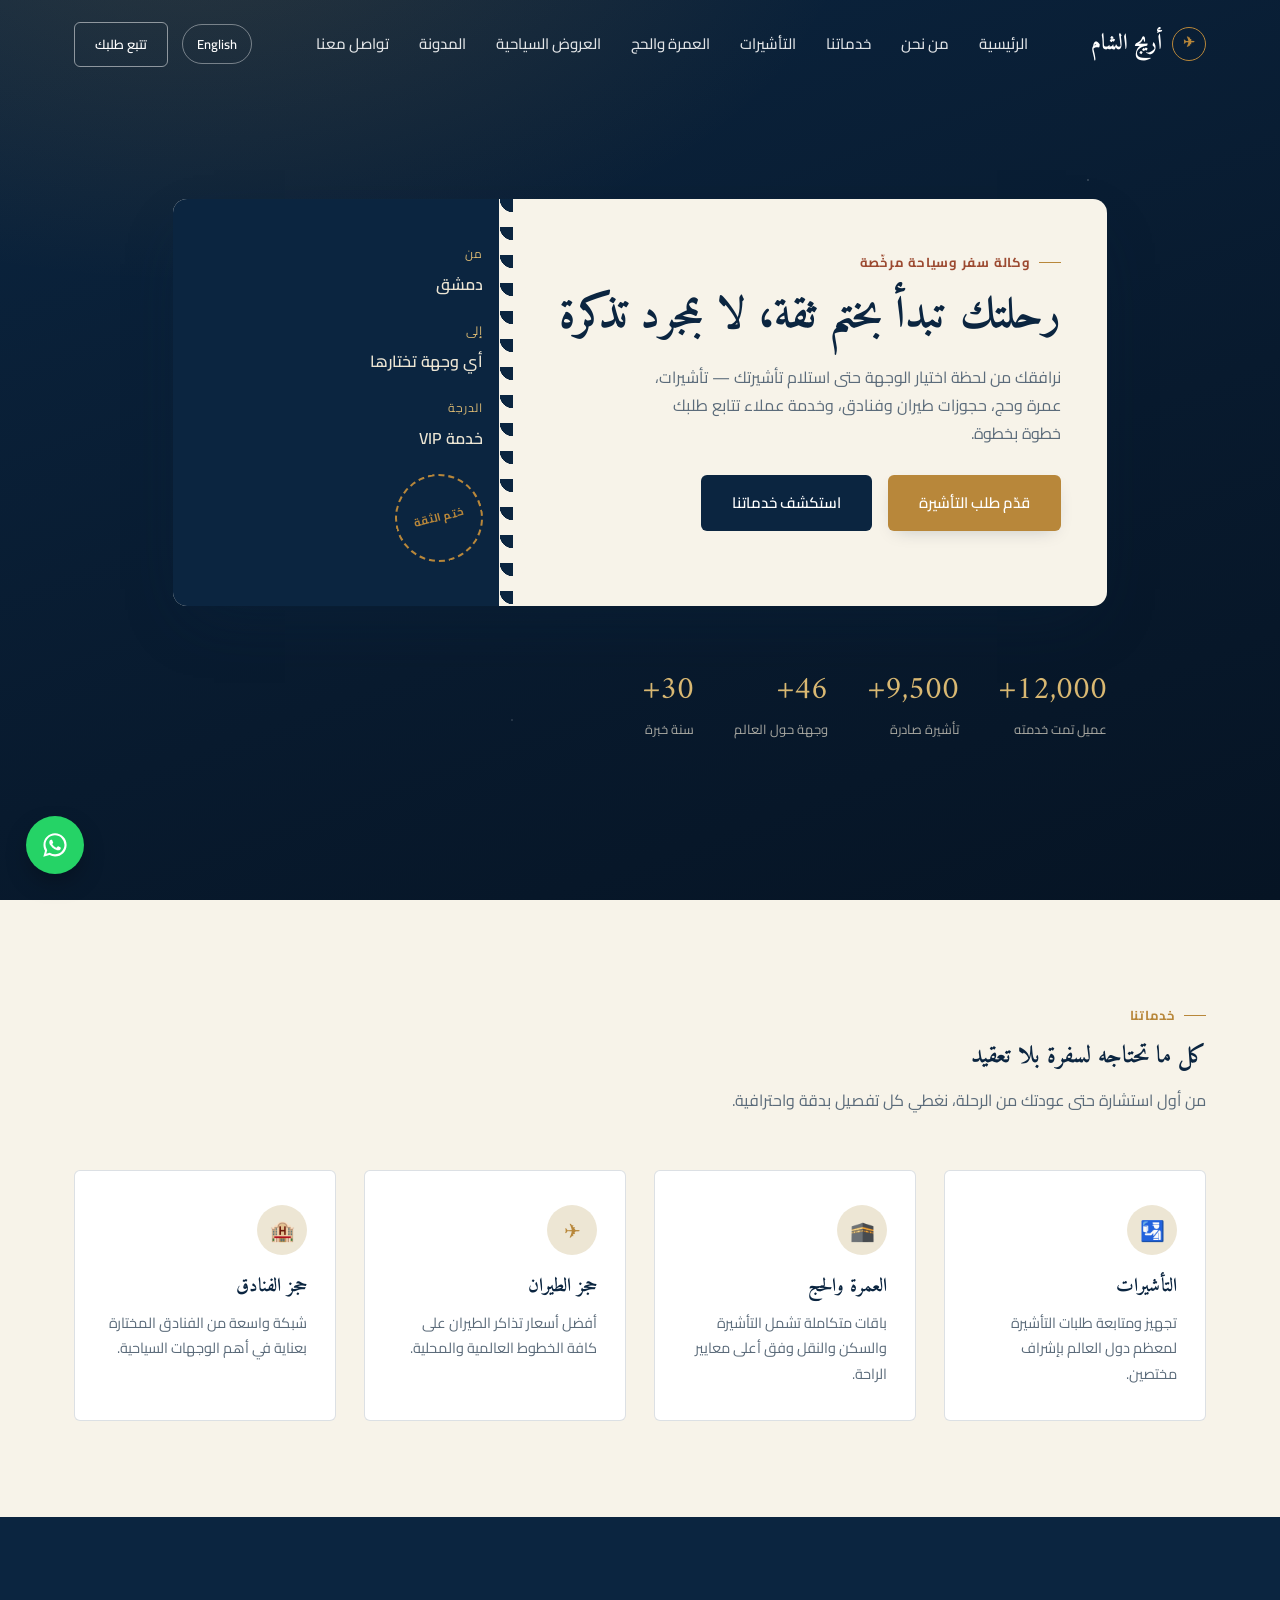
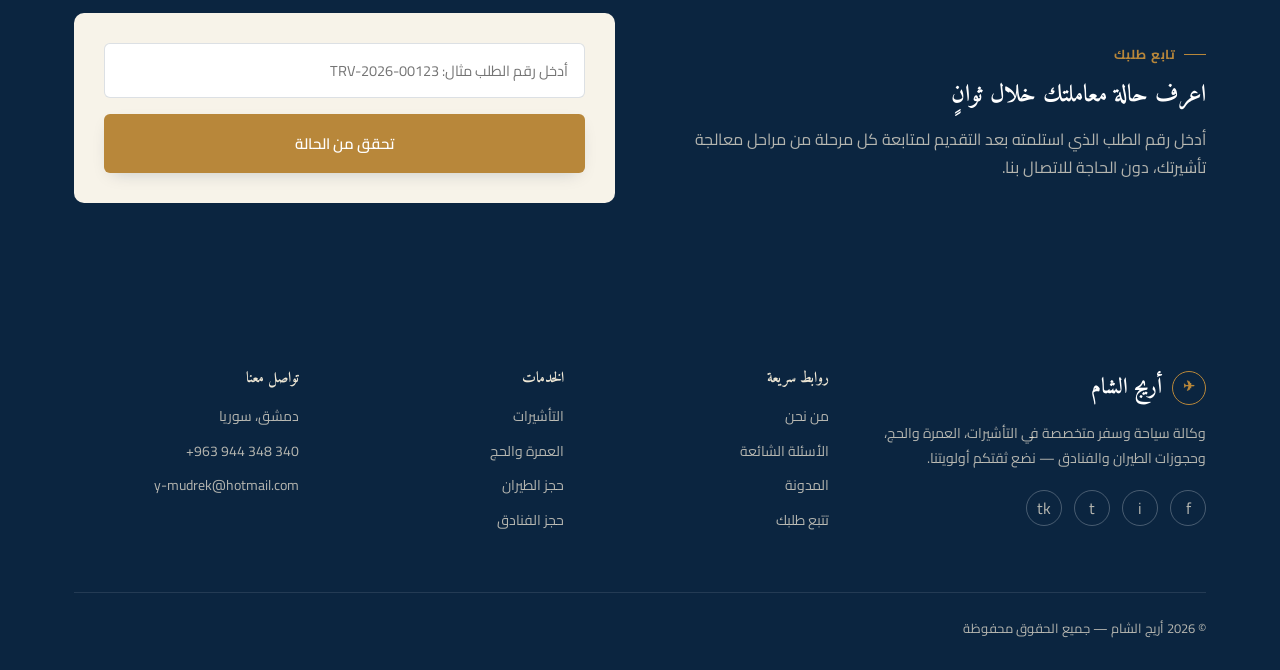
<file: index.html>
<!DOCTYPE html>
<html lang="ar" dir="rtl">
<head>
<meta charset="UTF-8">
<meta name="viewport" content="width=device-width, initial-scale=1.0">
<title>الرئيسية | مؤسسة أريج الشام للسياحة والسفر</title>
<meta name="description" content="وكالة سياحة وسفر متخصصة بالتأشيرات، العمرة والحج، وحجوزات الطيران والفنادق.">
<link rel="stylesheet" href="css/style.css">
</head>
<body>

<header class="site-header">
  <div class="container header-inner">
    <a href="index.html" class="logo">
      <span class="stamp-mini">✈</span>
      أريج الشام
    </a>
    <nav class="nav-links">
      <a href="index.html" data-i18n="nav_home">الرئيسية</a>
      <a href="pages/about.html" data-i18n="nav_about">من نحن</a>
      <a href="pages/services.html" data-i18n="nav_services">خدماتنا</a>
      <a href="pages/visa-request.html" data-i18n="nav_visa">التأشيرات</a>
      <a href="pages/umrah-hajj.html" data-i18n="nav_umrah">العمرة والحج</a>
      <a href="pages/offers.html" data-i18n="nav_offers">العروض السياحية</a>
      <a href="pages/blog.html" data-i18n="nav_blog">المدونة</a>
      <a href="pages/contact.html" data-i18n="nav_contact">تواصل معنا</a>
    </nav>
    <div class="header-actions">
      <button class="lang-toggle">English</button>
      <a href="pages/track-request.html" class="btn btn-outline" data-i18n="nav_track" style="padding:10px 20px;font-size:13px;">تتبع طلبك</a>
      <button class="nav-toggle" aria-label="القائمة">☰</button>
    </div>
  </div>
</header>

<!-- ============ الهيرو ============ -->
<section class="hero">
  <div class="container">
    <div class="boarding-pass reveal">
      <div class="bp-main">
        <span class="eyebrow" data-i18n="hero_eyebrow">وكالة سفر وسياحة مرخّصة</span>
        <h1 data-i18n="hero_title">رحلتك تبدأ بختم ثقة، لا بمجرد تذكرة</h1>
        <p data-i18n="hero_desc">نرافقك من لحظة اختيار الوجهة حتى استلام تأشيرتك — تأشيرات، عمرة وحج، حجوزات طيران وفنادق، وخدمة عملاء تتابع طلبك خطوة بخطوة.</p>
        <div style="display:flex; gap:16px; flex-wrap:wrap;">
          <a href="pages/visa-request.html" class="btn btn-gold" data-i18n="cta_apply">قدّم طلب التأشيرة</a>
          <a href="pages/services.html" class="btn btn-dark" data-i18n="cta_explore">استكشف خدماتنا</a>
        </div>
      </div>
      <div class="bp-stub">
        <div>
          <div class="label" data-i18n="bp_from">من</div>
          <div class="value" data-i18n="bp_from_val">دمشق</div>
          <div class="label" data-i18n="bp_to">إلى</div>
          <div class="value" data-i18n="bp_to_val">أي وجهة تختارها</div>
          <div class="label" data-i18n="bp_class">الدرجة</div>
          <div class="value" data-i18n="bp_class_val">خدمة VIP</div>
        </div>
        <div class="stamp"><span data-i18n="stamp_text">ختم الثقة</span></div>
      </div>
    </div>

    <div class="hero-stats reveal">
      <div>
        <div class="num"><span data-count="12000">0</span>+</div>
        <div class="lbl" data-i18n="stat_clients">عميل تمت خدمته</div>
      </div>
      <div>
        <div class="num"><span data-count="9500">0</span>+</div>
        <div class="lbl" data-i18n="stat_visas">تأشيرة صادرة</div>
      </div>
      <div>
        <div class="num"><span data-count="46">0</span>+</div>
        <div class="lbl" data-i18n="stat_countries">وجهة حول العالم</div>
      </div>
      <div>
        <div class="num"><span data-count="30">0</span>+</div>
        <div class="lbl" data-i18n="stat_years">سنة خبرة</div>
      </div>
    </div>
  </div>
</section>

<!-- ============ الخدمات ============ -->
<section>
  <div class="container">
    <div class="section-head reveal">
      <span class="eyebrow" data-i18n="services_eyebrow">خدماتنا</span>
      <h2 data-i18n="services_title">كل ما تحتاجه لسفرة بلا تعقيد</h2>
      <p data-i18n="services_desc">من أول استشارة حتى عودتك من الرحلة، نغطي كل تفصيل بدقة واحترافية.</p>
    </div>
    <div class="grid grid-4">
      <div class="card reveal">
        <div class="icon">🛂</div>
        <h3 data-i18n="s1_title">التأشيرات</h3>
        <p data-i18n="s1_desc">تجهيز ومتابعة طلبات التأشيرة لمعظم دول العالم بإشراف مختصين.</p>
      </div>
      <div class="card reveal">
        <div class="icon">🕋</div>
        <h3 data-i18n="s2_title">العمرة والحج</h3>
        <p data-i18n="s2_desc">باقات متكاملة تشمل التأشيرة والسكن والنقل وفق أعلى معايير الراحة.</p>
      </div>
      <div class="card reveal">
        <div class="icon">✈</div>
        <h3 data-i18n="s3_title">حجز الطيران</h3>
        <p data-i18n="s3_desc">أفضل أسعار تذاكر الطيران على كافة الخطوط العالمية والمحلية.</p>
      </div>
      <div class="card reveal">
        <div class="icon">🏨</div>
        <h3 data-i18n="s4_title">حجز الفنادق</h3>
        <p data-i18n="s4_desc">شبكة واسعة من الفنادق المختارة بعناية في أهم الوجهات السياحية.</p>
      </div>
    </div>
  </div>
</section>

<!-- ============ تتبع الطلب ============ -->
<section class="section-dark">
  <div class="container" style="display:grid; grid-template-columns:1fr 1fr; gap:50px; align-items:center;">
    <div class="reveal">
      <span class="eyebrow" data-i18n="track_eyebrow">تابع طلبك</span>
      <h2 data-i18n="track_title">اعرف حالة معاملتك خلال ثوانٍ</h2>
      <p style="color:rgba(237,230,212,.75); margin-top:14px;" data-i18n="track_desc">أدخل رقم الطلب الذي استلمته بعد التقديم لمتابعة كل مرحلة من مراحل معالجة تأشيرتك، دون الحاجة للاتصال بنا.</p>
    </div>
    <form action="pages/track-request.html" class="reveal" style="background:var(--sand-2); padding:30px; border-radius:10px;">
      <div class="form-field" style="margin-bottom:16px;">
        <input type="text" data-i18n-placeholder="track_placeholder" placeholder="أدخل رقم الطلب مثال: TRV-2026-00123">
      </div>
      <button class="btn btn-gold" style="width:100%; justify-content:center;" data-i18n="track_btn">تحقق من الحالة</button>
    </form>
  </div>
</section>

<footer class="site-footer">
  <div class="container">
    <div class="footer-grid">
      <div>
        <div class="logo" style="margin-bottom:14px;"><span class="stamp-mini">✈</span> أريج الشام</div>
        <p data-i18n="footer_about_desc" style="font-size:14px;">وكالة سياحة وسفر متخصصة في التأشيرات، العمرة والحج، وحجوزات الطيران والفنادق — نضع ثقتكم أولويتنا.</p>
        <div class="social-row" style="margin-top:20px;">
          <a href="#" aria-label="فيسبوك">f</a>
          <a href="#" aria-label="إنستغرام">i</a>
          <a href="#" aria-label="تيليجرام">t</a>
          <a href="#" aria-label="تيك توك">tk</a>
        </div>
      </div>
      <div>
        <h4 data-i18n="footer_links_title">روابط سريعة</h4>
        <ul>
          <li><a href="pages/about.html" data-i18n="nav_about">من نحن</a></li>
          <li><a href="pages/faq.html" data-i18n="nav_faq">الأسئلة الشائعة</a></li>
          <li><a href="pages/blog.html" data-i18n="nav_blog">المدونة</a></li>
          <li><a href="pages/track-request.html" data-i18n="nav_track">تتبع طلبك</a></li>
        </ul>
      </div>
      <div>
        <h4 data-i18n="footer_services_title">الخدمات</h4>
        <ul>
          <li><a href="pages/visa-request.html" data-i18n="nav_visa">التأشيرات</a></li>
          <li><a href="pages/umrah-hajj.html" data-i18n="nav_umrah">العمرة والحج</a></li>
          <li><a href="pages/flights.html" data-i18n="nav_flights">حجز الطيران</a></li>
          <li><a href="pages/hotels.html" data-i18n="nav_hotels">حجز الفنادق</a></li>
        </ul>
      </div>
      <div>
        <h4 data-i18n="footer_contact_title">تواصل معنا</h4>
        <ul>
          <li>دمشق، سوريا</li>
          <li dir="ltr">+963 944 348 340</li>
          <li dir="ltr">y-mudrek@hotmail.com</li>
        </ul>
      </div>
    </div>
    <div class="footer-bottom">
      <span>© 2026 أريج الشام — <span data-i18n="footer_rights">جميع الحقوق محفوظة</span></span>
    </div>
  </div>
</footer>

<a href="https://wa.me/963944348340" target="_blank" class="whatsapp-float" aria-label="واتساب">
  <svg width="28" height="28" viewBox="0 0 24 24" fill="white"><path d="M12.04 2C6.58 2 2.13 6.45 2.13 11.91c0 1.75.46 3.45 1.32 4.95L2 22l5.28-1.39a9.9 9.9 0 0 0 4.76 1.21h.01c5.46 0 9.91-4.45 9.91-9.91C21.96 6.45 17.5 2 12.04 2zm0 18.02h-.01a8.1 8.1 0 0 1-4.13-1.13l-.3-.18-3.13.82.84-3.05-.2-.31a8.08 8.08 0 0 1-1.24-4.32c0-4.47 3.64-8.11 8.12-8.11 2.17 0 4.2.85 5.73 2.39a8.05 8.05 0 0 1 2.38 5.73c0 4.48-3.64 8.16-8.06 8.16zm4.44-6.06c-.24-.12-1.43-.71-1.65-.79-.22-.08-.38-.12-.55.12-.16.24-.63.79-.77.95-.14.16-.28.18-.52.06-.24-.12-1.02-.38-1.94-1.2-.72-.64-1.2-1.43-1.35-1.67-.14-.24-.02-.37.11-.49.11-.11.24-.28.36-.42.12-.14.16-.24.24-.4.08-.16.04-.3-.02-.42-.06-.12-.55-1.33-.76-1.82-.2-.48-.4-.41-.55-.42-.14-.01-.3-.01-.46-.01a.9.9 0 0 0-.65.3c-.22.24-.85.83-.85 2.03 0 1.2.87 2.35 1 2.51.12.16 1.71 2.61 4.14 3.66.58.25 1.03.4 1.38.51.58.18 1.11.16 1.53.1.47-.07 1.43-.58 1.63-1.15.2-.56.2-1.04.14-1.15-.06-.1-.22-.16-.46-.28z"/></svg>
</a>

<script src="js/i18n.js"></script>
<script src="js/main.js"></script>
</body>
</html>
</file>
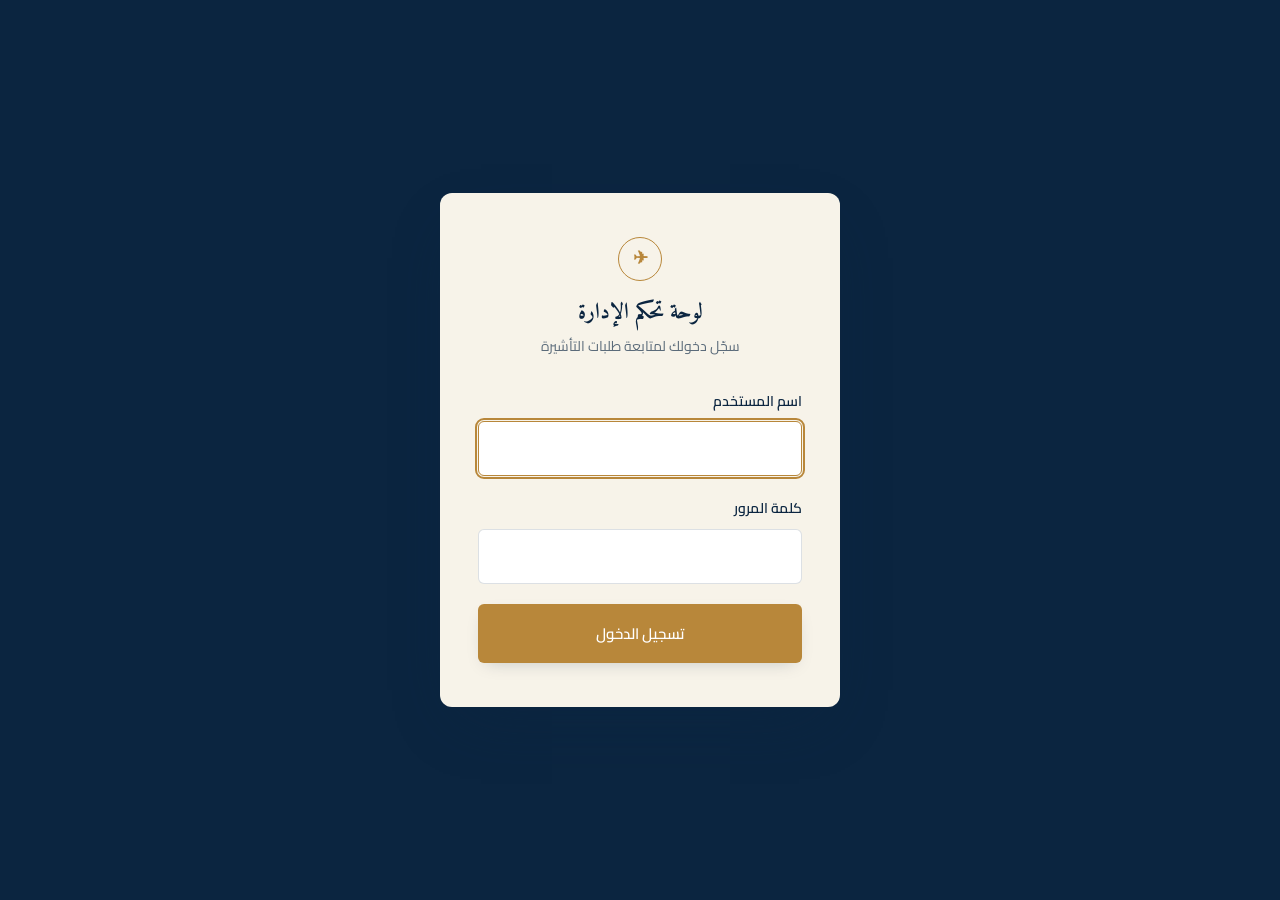
<file: admin/dashboard.html>
<!DOCTYPE html>
<html lang="ar" dir="rtl">
<head>
<meta charset="UTF-8">
<meta name="viewport" content="width=device-width, initial-scale=1.0">
<title>لوحة تحكم الإدارة | أريج الشام</title>
<link rel="stylesheet" href="../css/style.css">
<style>
  body{ background: var(--sand-2); }
  .admin-shell{ display:grid; grid-template-columns:230px 1fr; min-height:100vh; }
  @media(max-width:820px){ .admin-shell{ grid-template-columns:1fr; } }
  .admin-sidebar{ background:var(--ink); color:var(--sand); padding:30px 20px; }
  .admin-sidebar .logo{ margin-bottom:40px; }
  .admin-sidebar nav a{ display:block; padding:12px 14px; border-radius:6px; font-size:14.5px; margin-bottom:4px; color:rgba(237,230,212,.8); }
  .admin-sidebar nav a.active, .admin-sidebar nav a:hover{ background:rgba(255,255,255,.08); color:var(--white); }
  .admin-main{ padding:34px 34px 60px; }
  .admin-topbar{ display:flex; justify-content:space-between; align-items:center; margin-bottom:30px; flex-wrap:wrap; gap:14px; }
  .stat-cards{ display:grid; grid-template-columns:repeat(4,1fr); gap:18px; margin-bottom:30px; }
  @media(max-width:760px){ .stat-cards{ grid-template-columns:repeat(2,1fr); } }
  .stat-card{ background:var(--white); border:1px solid var(--line); border-radius:10px; padding:20px; }
  .stat-card .n{ font-family:'Amiri',serif; font-size:28px; color:var(--ink); }
  .stat-card .l{ color:var(--muted); font-size:13px; margin-top:4px; }
  .toolbar{ display:flex; gap:12px; flex-wrap:wrap; margin-bottom:20px; align-items:center; }
  .toolbar input, .toolbar select{ padding:10px 14px; border:1px solid var(--line); border-radius:6px; font-family:inherit; font-size:14px; background:var(--white); }
  table{ width:100%; border-collapse:collapse; background:var(--white); border-radius:10px; overflow:hidden; }
  th, td{ padding:13px 14px; text-align:right; font-size:13.5px; border-bottom:1px solid var(--line); }
  th{ background:var(--sand); color:var(--ink); font-weight:700; }
  tr:hover td{ background:#FAF8F2; }
  tr.clickable{ cursor:pointer; }
  .empty-state{ text-align:center; padding:60px 20px; color:var(--muted); }
  /* نافذة التفاصيل */
  .modal-overlay{ display:none; position:fixed; inset:0; background:rgba(11,37,64,.55); z-index:300; align-items:center; justify-content:center; padding:20px; }
  .modal-overlay.open{ display:flex; }
  .modal-box{ background:var(--white); border-radius:12px; max-width:640px; width:100%; max-height:88vh; overflow-y:auto; padding:32px; }
  .modal-box h3{ margin-bottom:18px; }
  .detail-row{ display:flex; justify-content:space-between; padding:9px 0; border-bottom:1px solid var(--line); font-size:14px; }
  .detail-row .k{ color:var(--muted); }
  .file-links{ display:flex; gap:10px; flex-wrap:wrap; margin-top:14px; }
  .file-links a{ font-size:13px; background:var(--sand); padding:8px 14px; border-radius:6px; color:var(--ink); font-weight:600; }
  .modal-close{ float:left; background:none; border:none; font-size:22px; color:var(--muted); }
</style>
</head>
<body>

<div class="admin-shell">
  <aside class="admin-sidebar">
    <div class="logo"><span class="stamp-mini">✈</span> لوحة الإدارة</div>
    <nav>
      <a href="#" class="active">طلبات التأشيرة</a>
      <a href="../index.html" target="_blank">عرض الموقع ↗</a>
      <a href="#" id="settingsBtn">تغيير بيانات الدخول</a>
      <a href="#" id="logoutBtn">تسجيل الخروج</a>
    </nav>
  </aside>

  <main class="admin-main">
    <div class="admin-topbar">
      <div>
        <h2 style="font-size:22px;">طلبات التأشيرة</h2>
        <p style="color:var(--muted); font-size:13.5px;">مرحبًا، <span id="adminName">—</span></p>
      </div>
      <div style="display:flex; gap:10px;">
        <a href="#" id="exportExcel" class="btn btn-dark" style="padding:10px 18px; font-size:13px;">تصدير Excel</a>
        <a href="#" id="exportPdf" class="btn btn-outline" style="padding:10px 18px; font-size:13px; color:var(--ink); border-color:var(--ink);">تصدير PDF</a>
      </div>
    </div>

    <div class="stat-cards">
      <div class="stat-card"><div class="n" id="statTotal">0</div><div class="l">إجمالي الطلبات</div></div>
      <div class="stat-card"><div class="n" id="statNew">0</div><div class="l">طلبات جديدة</div></div>
      <div class="stat-card"><div class="n" id="statDone">0</div><div class="l">طلبات مكتملة</div></div>
      <div class="stat-card"><div class="n" id="statVisits">0</div><div class="l">عدد الزيارات</div></div>
    </div>

    <div class="toolbar">
      <input type="text" id="searchInput" placeholder="ابحث بالاسم، رقم الطلب، الهاتف أو البريد...">
      <select id="statusFilter">
        <option value="">كل الحالات</option>
        <option value="new">جديد</option>
        <option value="review">قيد الدراسة</option>
        <option value="waiting">بانتظار العميل</option>
        <option value="done">مكتمل</option>
        <option value="rejected">مرفوض</option>
      </select>
    </div>

    <table>
      <thead>
        <tr>
          <th>رقم الطلب</th><th>الاسم</th><th>الدولة</th><th>نوع الفيزا</th><th>تاريخ التقديم</th><th>الحالة</th>
        </tr>
      </thead>
      <tbody id="requestsBody">
        <tr><td colspan="6" class="empty-state">جارٍ التحميل...</td></tr>
      </tbody>
    </table>
  </main>
</div>

<!-- نافذة تفاصيل الطلب -->
<div class="modal-overlay" id="modalOverlay">
  <div class="modal-box">
    <button class="modal-close" id="modalClose">×</button>
    <h3>تفاصيل الطلب</h3>
    <div id="modalBody"></div>
  </div>
</div>

<!-- نافذة تغيير بيانات الدخول -->
<div class="modal-overlay" id="settingsOverlay">
  <div class="modal-box" style="max-width:440px;">
    <button class="modal-close" id="settingsClose">×</button>
    <h3>تغيير بيانات الدخول</h3>
    <div class="err" id="settingsErr" style="display:none; background:#FBE7E5; color:#B23A2C; padding:10px 14px; border-radius:6px; font-size:13.5px; margin-bottom:16px;"></div>
    <div class="err" id="settingsSuccess" style="display:none; background:#E4F6EA; color:#1E7B3F; padding:10px 14px; border-radius:6px; font-size:13.5px; margin-bottom:16px;"></div>
    <form id="settingsForm">
      <div class="form-field">
        <label>كلمة المرور الحالية <span style="color:var(--rust);">*</span></label>
        <input type="password" id="currentPassword" required>
      </div>
      <div class="form-field">
        <label>اسم المستخدم الجديد (اتركه فارغًا إذا ما بدك تغييره)</label>
        <input type="text" id="newUsername">
      </div>
      <div class="form-field">
        <label>كلمة المرور الجديدة (اتركها فارغة إذا ما بدك تغييرها)</label>
        <input type="password" id="newPassword">
      </div>
      <button type="submit" class="btn btn-gold" style="width:100%; justify-content:center;">حفظ التغييرات</button>
    </form>
  </div>
</div>

<script src="js/admin.js"></script>
</body>
</html>
</file>
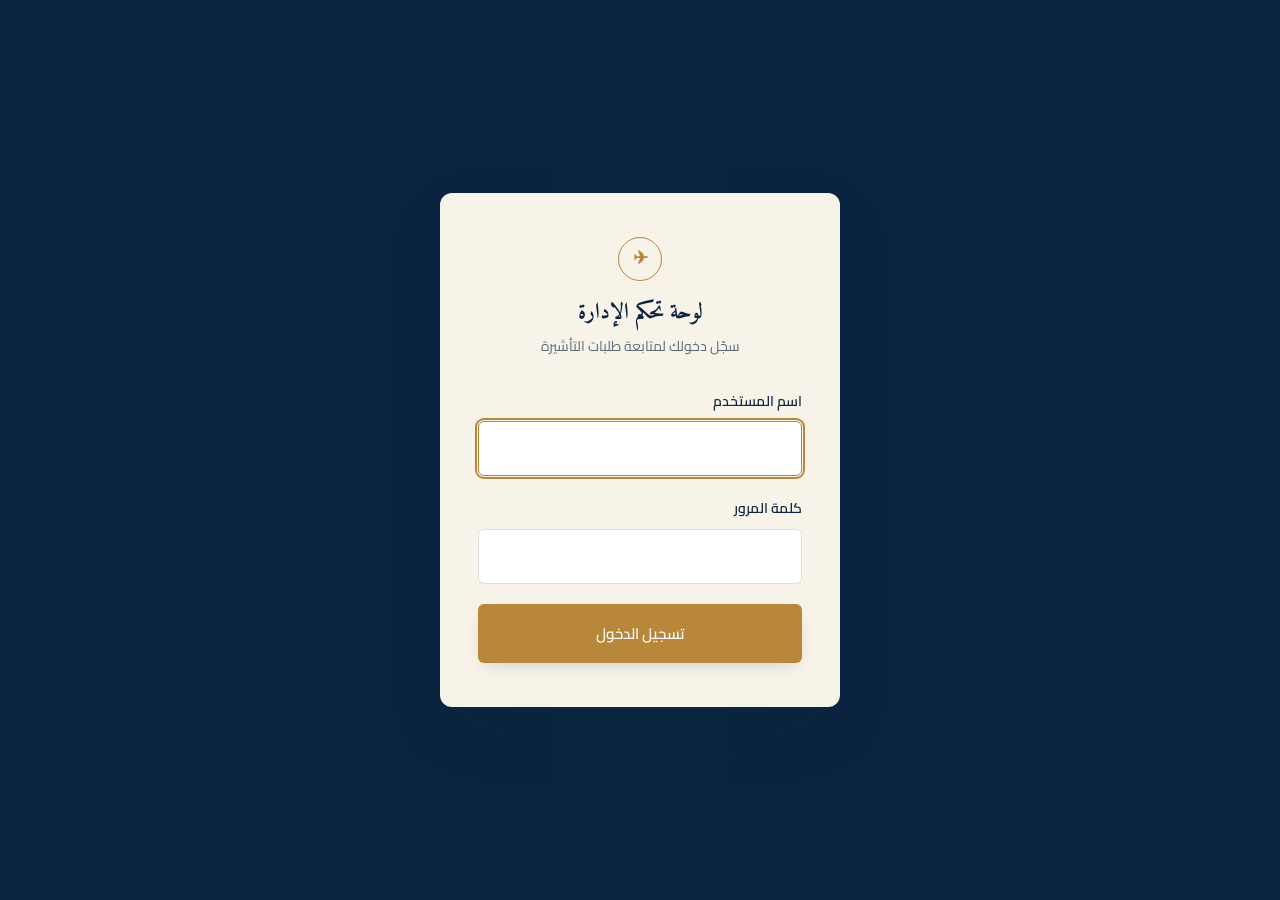
<file: admin/login.html>
<!DOCTYPE html>
<html lang="ar" dir="rtl">
<head>
<meta charset="UTF-8">
<meta name="viewport" content="width=device-width, initial-scale=1.0">
<title>تسجيل دخول الإدارة</title>
<link rel="stylesheet" href="../css/style.css">
<style>
  body{ background: var(--ink); min-height:100vh; display:flex; align-items:center; justify-content:center; }
  .login-card{
    background: var(--sand-2); width:100%; max-width:400px;
    padding:44px 38px; border-radius:12px; box-shadow: var(--shadow-lg);
  }
  .login-card .stamp-mini{ width:44px; height:44px; font-size:18px; margin:0 auto 18px; border-color:var(--gold); color:var(--gold); }
  .login-card h1{ text-align:center; font-size:22px; margin-bottom:6px; }
  .login-card p.sub{ text-align:center; color:var(--muted); font-size:14px; margin-bottom:30px; }
  .err{ display:none; background:#FBE7E5; color:#B23A2C; padding:10px 14px; border-radius:6px; font-size:13.5px; margin-bottom:18px; }
</style>
</head>
<body>
  <div class="login-card">
    <div class="logo" style="justify-content:center;">
      <span class="stamp-mini">✈</span>
    </div>
    <h1>لوحة تحكم الإدارة</h1>
    <p class="sub">سجّل دخولك لمتابعة طلبات التأشيرة</p>

    <div class="err" id="loginErr">بيانات الدخول غير صحيحة</div>

    <form id="loginForm">
      <div class="form-field">
        <label>اسم المستخدم</label>
        <input type="text" name="username" required autofocus>
      </div>
      <div class="form-field">
        <label>كلمة المرور</label>
        <input type="password" name="password" required>
      </div>
      <button type="submit" class="btn btn-gold" style="width:100%; justify-content:center;">تسجيل الدخول</button>
    </form>
  </div>

<script>
const API_BASE = 'https://backend-1-gysi.onrender.com';

  document.getElementById('loginForm').addEventListener('submit', async (e)=>{
    e.preventDefault();
    const errBox = document.getElementById('loginErr');
    errBox.style.display = 'none';
    const fd = new FormData(e.target);

    try{
      const res = await fetch(`${API_BASE}/api/auth/login`, {
        method:'POST',
        headers:{'Content-Type':'application/json'},
        body: JSON.stringify({ username: fd.get('username'), password: fd.get('password') })
      });
      const data = await res.json();
      if(!res.ok) throw new Error(data.error || 'فشل تسجيل الدخول');

      sessionStorage.setItem('adminToken', data.token);
      sessionStorage.setItem('adminUsername', data.username);
      window.location.href = 'dashboard.html';
    } catch(err){
      errBox.textContent = err.message === 'Failed to fetch'
        ? 'تعذّر الاتصال بالسيرفر — تأكد أن الباك اند يعمل.'
        : err.message;
      errBox.style.display = 'block';
    }
  });
</script>
</body>
</html>
</file>
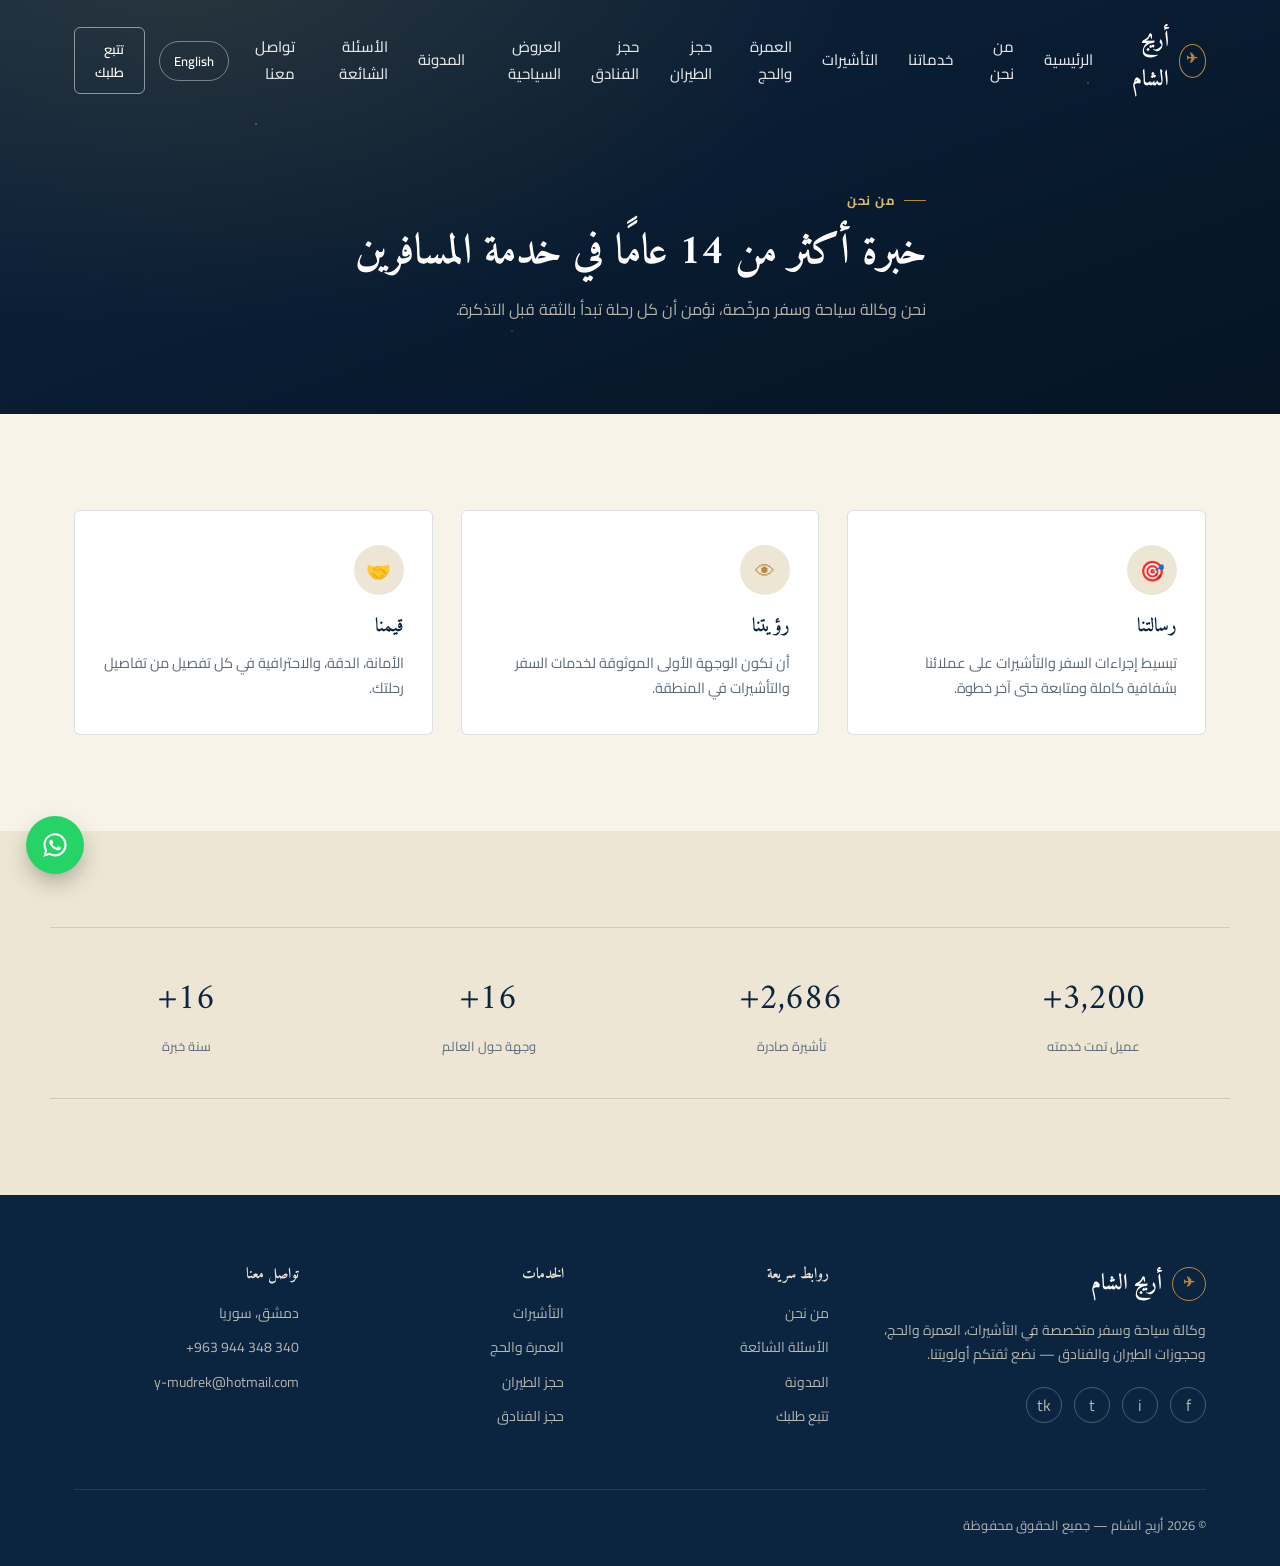
<file: pages/about.html>
<!DOCTYPE html>
<html lang="ar" dir="rtl">
<head>
<meta charset="UTF-8">
<meta name="viewport" content="width=device-width, initial-scale=1.0">
<title>من نحن | مؤسسة أريج الشام للسياحة والسفر</title>
<link rel="stylesheet" href="../css/style.css">

</head>
<body>

<header class="site-header scrolled">
  <div class="container header-inner">
    <a href="../index.html" class="logo"><span class="stamp-mini">✈</span> أريج الشام</a>
    <nav class="nav-links">
      <a href="../index.html" data-i18n="nav_home">الرئيسية</a>
      <a href="about.html" data-i18n="nav_about">من نحن</a>
      <a href="services.html" data-i18n="nav_services">خدماتنا</a>
      <a href="visa-request.html" data-i18n="nav_visa">التأشيرات</a>
      <a href="umrah-hajj.html" data-i18n="nav_umrah">العمرة والحج</a>
      <a href="flights.html" data-i18n="nav_flights">حجز الطيران</a>
      <a href="hotels.html" data-i18n="nav_hotels">حجز الفنادق</a>
      <a href="offers.html" data-i18n="nav_offers">العروض</a>
      <a href="blog.html" data-i18n="nav_blog">المدونة</a>
      <a href="faq.html" data-i18n="nav_faq">الأسئلة الشائعة</a>
      <a href="contact.html" data-i18n="nav_contact">تواصل معنا</a>
    </nav>
    <div class="header-actions">
      <button class="lang-toggle">English</button>
      <a href="track-request.html" class="btn btn-outline" style="padding:10px 20px;font-size:13px;">تتبع طلبك</a>
      <button class="nav-toggle" aria-label="القائمة">☰</button>
    </div>
  </div>
</header>

<section class="hero" style="min-height:46vh; padding-top:150px; padding-bottom:60px;">
  <div class="container">
    <span class="eyebrow" style="color:var(--gold-light);">من نحن</span>
    <h1 style="color:var(--white); font-size:clamp(28px,4vw,42px); max-width:60ch;">خبرة أكثر من 14 عامًا في خدمة المسافرين</h1>
    <p style="color:rgba(237,230,212,.75); max-width:60ch; margin-top:14px;">نحن وكالة سياحة وسفر مرخّصة، نؤمن أن كل رحلة تبدأ بالثقة قبل التذكرة.</p>
  </div>
</section>

<section>
  <div class="container">
    <div class="grid grid-3">
      <div class="card reveal"><div class="icon">🎯</div><h3>رسالتنا</h3><p>تبسيط إجراءات السفر والتأشيرات على عملائنا بشفافية كاملة ومتابعة حتى آخر خطوة.</p></div>
      <div class="card reveal"><div class="icon">👁</div><h3>رؤيتنا</h3><p>أن نكون الوجهة الأولى الموثوقة لخدمات السفر والتأشيرات في المنطقة.</p></div>
      <div class="card reveal"><div class="icon">🤝</div><h3>قيمنا</h3><p>الأمانة، الدقة، والاحترافية في كل تفصيل من تفاصيل رحلتك.</p></div>
    </div>
  </div>
</section>
<section class="section-alt">
  <div class="container stat-strip">
    <div class="stat reveal"><div class="num"><span data-count="12000">0</span>+</div><div class="lbl">عميل تمت خدمته</div></div>
    <div class="stat reveal"><div class="num"><span data-count="9500">0</span>+</div><div class="lbl">تأشيرة صادرة</div></div>
    <div class="stat reveal"><div class="num"><span data-count="46">0</span>+</div><div class="lbl">وجهة حول العالم</div></div>
    <div class="stat reveal"><div class="num"><span data-count="30">0</span>+</div><div class="lbl">سنة خبرة</div></div>
  </div>
</section>

<footer class="site-footer">
  <div class="container">
    <div class="footer-grid">
      <div>
        <div class="logo" style="margin-bottom:14px;"><span class="stamp-mini">✈</span> أريج الشام</div>
        <p style="font-size:14px;">وكالة سياحة وسفر متخصصة في التأشيرات، العمرة والحج، وحجوزات الطيران والفنادق — نضع ثقتكم أولويتنا.</p>
        <div class="social-row" style="margin-top:20px;">
          <a href="#" aria-label="فيسبوك">f</a>
          <a href="#" aria-label="إنستغرام">i</a>
          <a href="#" aria-label="تيليجرام">t</a>
          <a href="#" aria-label="تيك توك">tk</a>
        </div>
      </div>
      <div>
        <h4>روابط سريعة</h4>
        <ul>
          <li><a href="about.html">من نحن</a></li>
          <li><a href="faq.html">الأسئلة الشائعة</a></li>
          <li><a href="blog.html">المدونة</a></li>
          <li><a href="track-request.html">تتبع طلبك</a></li>
        </ul>
      </div>
      <div>
        <h4>الخدمات</h4>
        <ul>
          <li><a href="visa-request.html">التأشيرات</a></li>
          <li><a href="umrah-hajj.html">العمرة والحج</a></li>
          <li><a href="flights.html">حجز الطيران</a></li>
          <li><a href="hotels.html">حجز الفنادق</a></li>
        </ul>
      </div>
      <div>
        <h4>تواصل معنا</h4>
        <ul>
          <li>دمشق، سوريا</li>
          <li dir="ltr">+963 944 348 340</li>
          <li dir="ltr">y-mudrek@hotmail.com</li>
        </ul>
      </div>
    </div>
    <div class="footer-bottom"><span>© 2026 أريج الشام — جميع الحقوق محفوظة</span></div>
  </div>
</footer>

<a href="https://wa.me/963944348340" target="_blank" class="whatsapp-float" aria-label="واتساب">
  <svg width="28" height="28" viewBox="0 0 24 24" fill="white"><path d="M12.04 2C6.58 2 2.13 6.45 2.13 11.91c0 1.75.46 3.45 1.32 4.95L2 22l5.28-1.39a9.9 9.9 0 0 0 4.76 1.21h.01c5.46 0 9.91-4.45 9.91-9.91C21.96 6.45 17.5 2 12.04 2zm0 18.02h-.01a8.1 8.1 0 0 1-4.13-1.13l-.3-.18-3.13.82.84-3.05-.2-.31a8.08 8.08 0 0 1-1.24-4.32c0-4.47 3.64-8.11 8.12-8.11 2.17 0 4.2.85 5.73 2.39a8.05 8.05 0 0 1 2.38 5.73c0 4.48-3.64 8.16-8.06 8.16zm4.44-6.06c-.24-.12-1.43-.71-1.65-.79-.22-.08-.38-.12-.55.12-.16.24-.63.79-.77.95-.14.16-.28.18-.52.06-.24-.12-1.02-.38-1.94-1.2-.72-.64-1.2-1.43-1.35-1.67-.14-.24-.02-.37.11-.49.11-.11.24-.28.36-.42.12-.14.16-.24.24-.4.08-.16.04-.3-.02-.42-.06-.12-.55-1.33-.76-1.82-.2-.48-.4-.41-.55-.42-.14-.01-.3-.01-.46-.01a.9.9 0 0 0-.65.3c-.22.24-.85.83-.85 2.03 0 1.2.87 2.35 1 2.51.12.16 1.71 2.61 4.14 3.66.58.25 1.03.4 1.38.51.58.18 1.11.16 1.53.1.47-.07 1.43-.58 1.63-1.15.2-.56.2-1.04.14-1.15-.06-.1-.22-.16-.46-.28z"/></svg>
</a>

<script src="../js/i18n.js"></script>
<script src="../js/main.js"></script>

</body>
</html>
</file>
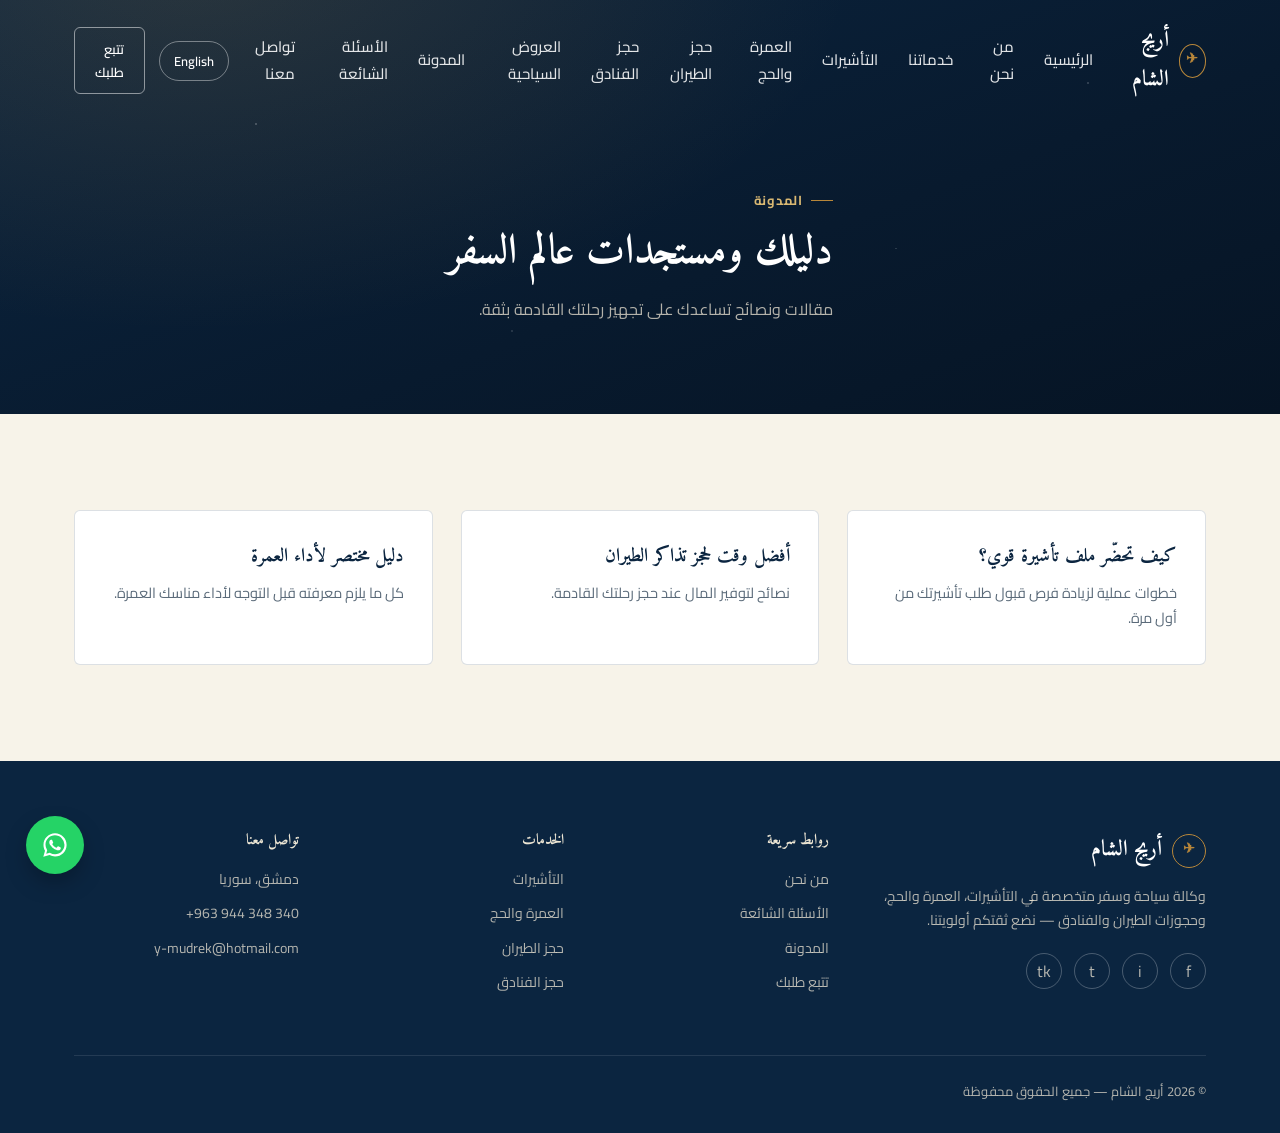
<file: pages/blog.html>
<!DOCTYPE html>
<html lang="ar" dir="rtl">
<head>
<meta charset="UTF-8">
<meta name="viewport" content="width=device-width, initial-scale=1.0">
<title>المدونة والأخبار | مؤسسة أريج الشام للسياحة والسفر</title>
<link rel="stylesheet" href="../css/style.css">

</head>
<body>

<header class="site-header scrolled">
  <div class="container header-inner">
    <a href="../index.html" class="logo"><span class="stamp-mini">✈</span> أريج الشام</a>
    <nav class="nav-links">
      <a href="../index.html" data-i18n="nav_home">الرئيسية</a>
      <a href="about.html" data-i18n="nav_about">من نحن</a>
      <a href="services.html" data-i18n="nav_services">خدماتنا</a>
      <a href="visa-request.html" data-i18n="nav_visa">التأشيرات</a>
      <a href="umrah-hajj.html" data-i18n="nav_umrah">العمرة والحج</a>
      <a href="flights.html" data-i18n="nav_flights">حجز الطيران</a>
      <a href="hotels.html" data-i18n="nav_hotels">حجز الفنادق</a>
      <a href="offers.html" data-i18n="nav_offers">العروض</a>
      <a href="blog.html" data-i18n="nav_blog">المدونة</a>
      <a href="faq.html" data-i18n="nav_faq">الأسئلة الشائعة</a>
      <a href="contact.html" data-i18n="nav_contact">تواصل معنا</a>
    </nav>
    <div class="header-actions">
      <button class="lang-toggle">English</button>
      <a href="track-request.html" class="btn btn-outline" style="padding:10px 20px;font-size:13px;">تتبع طلبك</a>
      <button class="nav-toggle" aria-label="القائمة">☰</button>
    </div>
  </div>
</header>

<section class="hero" style="min-height:46vh; padding-top:150px; padding-bottom:60px;">
  <div class="container">
    <span class="eyebrow" style="color:var(--gold-light);">المدونة</span>
    <h1 style="color:var(--white); font-size:clamp(28px,4vw,42px); max-width:60ch;">دليلك ومستجدات عالم السفر</h1>
    <p style="color:rgba(237,230,212,.75); max-width:60ch; margin-top:14px;">مقالات ونصائح تساعدك على تجهيز رحلتك القادمة بثقة.</p>
  </div>
</section>

<section>
  <div class="container grid grid-3">
    <div class="card reveal"><h3>كيف تحضّر ملف تأشيرة قوي؟</h3><p>خطوات عملية لزيادة فرص قبول طلب تأشيرتك من أول مرة.</p></div>
    <div class="card reveal"><h3>أفضل وقت لحجز تذاكر الطيران</h3><p>نصائح لتوفير المال عند حجز رحلتك القادمة.</p></div>
    <div class="card reveal"><h3>دليل مختصر لأداء العمرة</h3><p>كل ما يلزم معرفته قبل التوجه لأداء مناسك العمرة.</p></div>
  </div>
</section>

<footer class="site-footer">
  <div class="container">
    <div class="footer-grid">
      <div>
        <div class="logo" style="margin-bottom:14px;"><span class="stamp-mini">✈</span> أريج الشام</div>
        <p style="font-size:14px;">وكالة سياحة وسفر متخصصة في التأشيرات، العمرة والحج، وحجوزات الطيران والفنادق — نضع ثقتكم أولويتنا.</p>
        <div class="social-row" style="margin-top:20px;">
          <a href="#" aria-label="فيسبوك">f</a>
          <a href="#" aria-label="إنستغرام">i</a>
          <a href="#" aria-label="تيليجرام">t</a>
          <a href="#" aria-label="تيك توك">tk</a>
        </div>
      </div>
      <div>
        <h4>روابط سريعة</h4>
        <ul>
          <li><a href="about.html">من نحن</a></li>
          <li><a href="faq.html">الأسئلة الشائعة</a></li>
          <li><a href="blog.html">المدونة</a></li>
          <li><a href="track-request.html">تتبع طلبك</a></li>
        </ul>
      </div>
      <div>
        <h4>الخدمات</h4>
        <ul>
          <li><a href="visa-request.html">التأشيرات</a></li>
          <li><a href="umrah-hajj.html">العمرة والحج</a></li>
          <li><a href="flights.html">حجز الطيران</a></li>
          <li><a href="hotels.html">حجز الفنادق</a></li>
        </ul>
      </div>
      <div>
        <h4>تواصل معنا</h4>
        <ul>
          <li>دمشق، سوريا</li>
          <li dir="ltr">+963 944 348 340</li>
          <li dir="ltr">y-mudrek@hotmail.com</li>
        </ul>
      </div>
    </div>
    <div class="footer-bottom"><span>© 2026 أريج الشام — جميع الحقوق محفوظة</span></div>
  </div>
</footer>

<a href="https://wa.me/963944348340" target="_blank" class="whatsapp-float" aria-label="واتساب">
  <svg width="28" height="28" viewBox="0 0 24 24" fill="white"><path d="M12.04 2C6.58 2 2.13 6.45 2.13 11.91c0 1.75.46 3.45 1.32 4.95L2 22l5.28-1.39a9.9 9.9 0 0 0 4.76 1.21h.01c5.46 0 9.91-4.45 9.91-9.91C21.96 6.45 17.5 2 12.04 2zm0 18.02h-.01a8.1 8.1 0 0 1-4.13-1.13l-.3-.18-3.13.82.84-3.05-.2-.31a8.08 8.08 0 0 1-1.24-4.32c0-4.47 3.64-8.11 8.12-8.11 2.17 0 4.2.85 5.73 2.39a8.05 8.05 0 0 1 2.38 5.73c0 4.48-3.64 8.16-8.06 8.16zm4.44-6.06c-.24-.12-1.43-.71-1.65-.79-.22-.08-.38-.12-.55.12-.16.24-.63.79-.77.95-.14.16-.28.18-.52.06-.24-.12-1.02-.38-1.94-1.2-.72-.64-1.2-1.43-1.35-1.67-.14-.24-.02-.37.11-.49.11-.11.24-.28.36-.42.12-.14.16-.24.24-.4.08-.16.04-.3-.02-.42-.06-.12-.55-1.33-.76-1.82-.2-.48-.4-.41-.55-.42-.14-.01-.3-.01-.46-.01a.9.9 0 0 0-.65.3c-.22.24-.85.83-.85 2.03 0 1.2.87 2.35 1 2.51.12.16 1.71 2.61 4.14 3.66.58.25 1.03.4 1.38.51.58.18 1.11.16 1.53.1.47-.07 1.43-.58 1.63-1.15.2-.56.2-1.04.14-1.15-.06-.1-.22-.16-.46-.28z"/></svg>
</a>

<script src="../js/i18n.js"></script>
<script src="../js/main.js"></script>

</body>
</html>
</file>
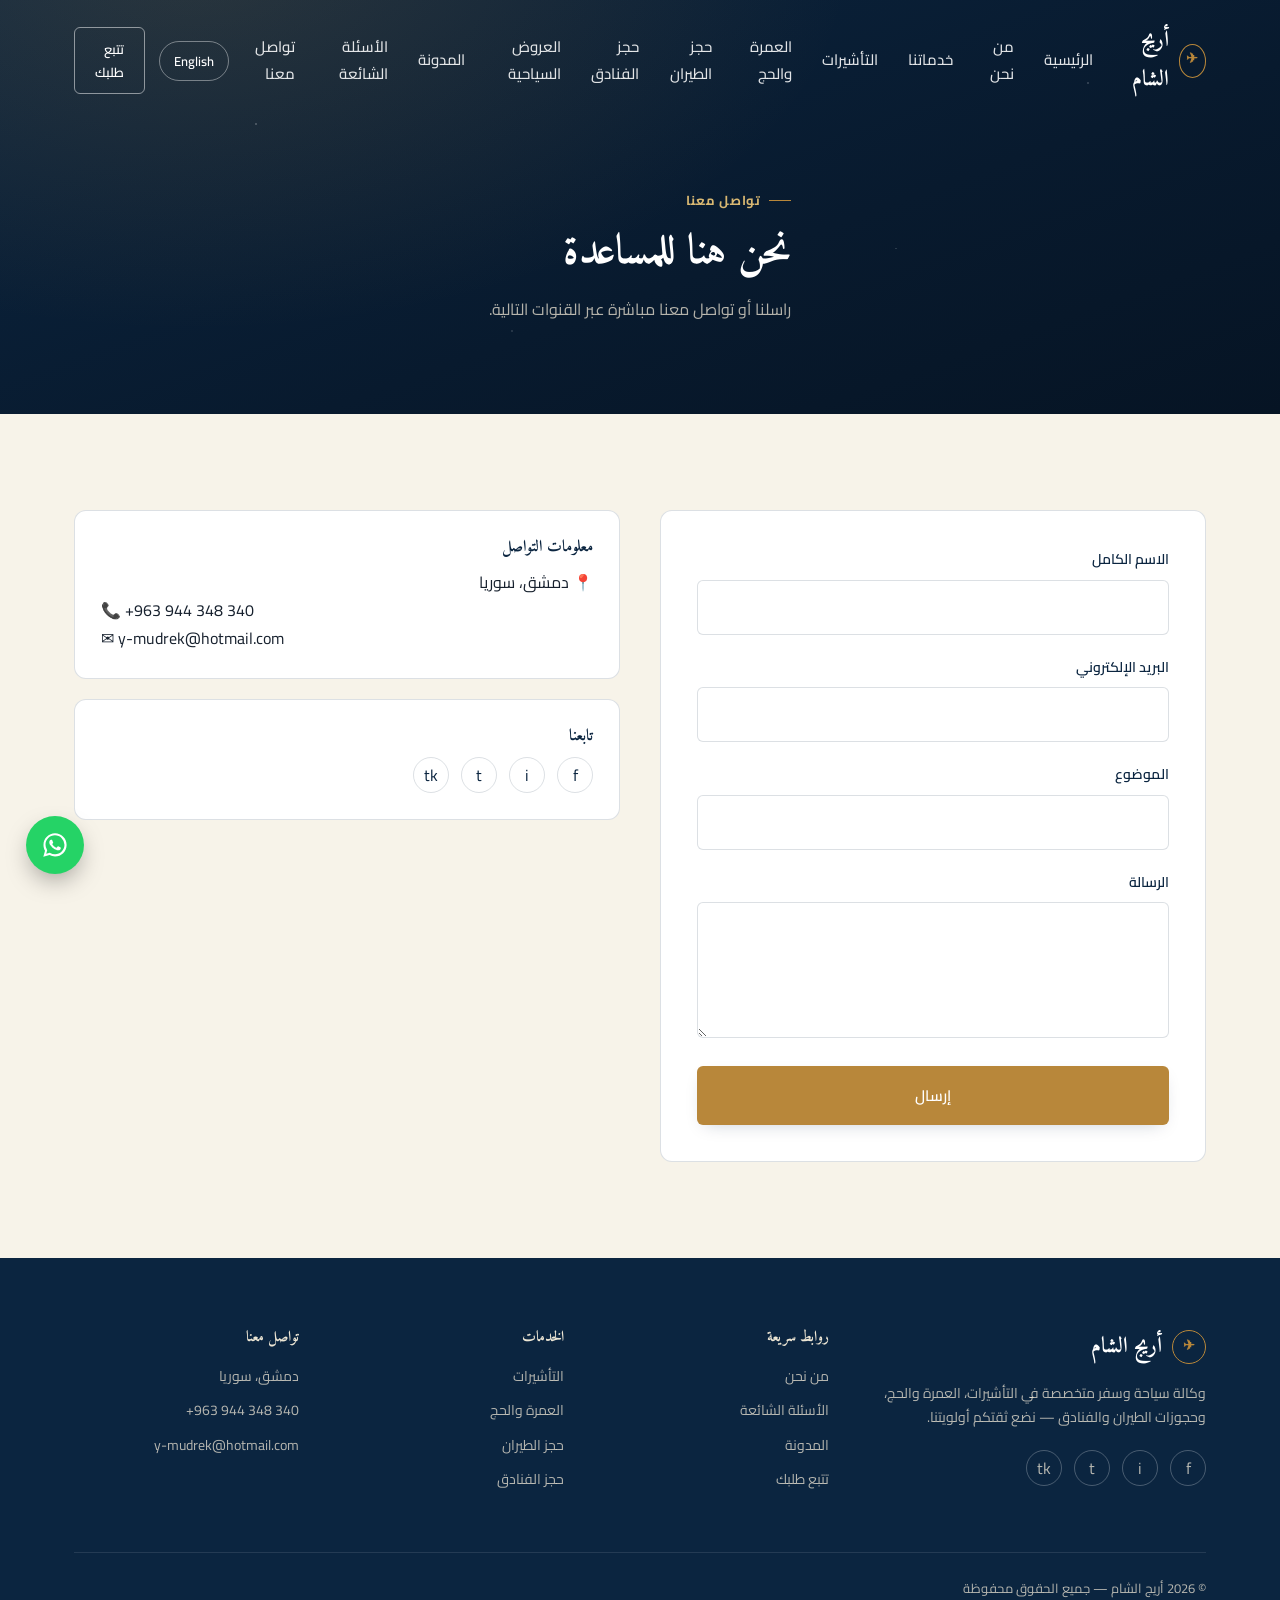
<file: pages/contact.html>
<!DOCTYPE html>
<html lang="ar" dir="rtl">
<head>
<meta charset="UTF-8">
<meta name="viewport" content="width=device-width, initial-scale=1.0">
<title>تواصل معنا | مؤسسة أريج الشام للسياحة والسفر</title>
<link rel="stylesheet" href="../css/style.css">

</head>
<body>

<header class="site-header scrolled">
  <div class="container header-inner">
    <a href="../index.html" class="logo"><span class="stamp-mini">✈</span> أريج الشام</a>
    <nav class="nav-links">
      <a href="../index.html" data-i18n="nav_home">الرئيسية</a>
      <a href="about.html" data-i18n="nav_about">من نحن</a>
      <a href="services.html" data-i18n="nav_services">خدماتنا</a>
      <a href="visa-request.html" data-i18n="nav_visa">التأشيرات</a>
      <a href="umrah-hajj.html" data-i18n="nav_umrah">العمرة والحج</a>
      <a href="flights.html" data-i18n="nav_flights">حجز الطيران</a>
      <a href="hotels.html" data-i18n="nav_hotels">حجز الفنادق</a>
      <a href="offers.html" data-i18n="nav_offers">العروض</a>
      <a href="blog.html" data-i18n="nav_blog">المدونة</a>
      <a href="faq.html" data-i18n="nav_faq">الأسئلة الشائعة</a>
      <a href="contact.html" data-i18n="nav_contact">تواصل معنا</a>
    </nav>
    <div class="header-actions">
      <button class="lang-toggle">English</button>
      <a href="track-request.html" class="btn btn-outline" style="padding:10px 20px;font-size:13px;">تتبع طلبك</a>
      <button class="nav-toggle" aria-label="القائمة">☰</button>
    </div>
  </div>
</header>

<section class="hero" style="min-height:46vh; padding-top:150px; padding-bottom:60px;">
  <div class="container">
    <span class="eyebrow" style="color:var(--gold-light);">تواصل معنا</span>
    <h1 style="color:var(--white); font-size:clamp(28px,4vw,42px); max-width:60ch;">نحن هنا للمساعدة</h1>
    <p style="color:rgba(237,230,212,.75); max-width:60ch; margin-top:14px;">راسلنا أو تواصل معنا مباشرة عبر القنوات التالية.</p>
  </div>
</section>

<section>
  <div class="container" style="display:grid; grid-template-columns:1fr 1fr; gap:40px;">
    <div class="visa-form-card reveal" style="background:var(--white); border:1px solid var(--line); border-radius:12px; padding:36px;">
      <form onsubmit="event.preventDefault(); alert('تم إرسال رسالتك، سنعاود التواصل معك قريبًا.');">
        <div class="form-field"><label>الاسم الكامل</label><input type="text" required></div>
        <div class="form-field"><label>البريد الإلكتروني</label><input type="email" required></div>
        <div class="form-field"><label>الموضوع</label><input type="text" required></div>
        <div class="form-field"><label>الرسالة</label><textarea rows="4" required></textarea></div>
        <button class="btn btn-gold" style="width:100%; justify-content:center;">إرسال</button>
      </form>
    </div>
    <div class="reveal">
      <div class="side-card" style="background:var(--white); border:1px solid var(--line); border-radius:12px; padding:26px; margin-bottom:20px;">
        <h4 style="margin-bottom:10px;">معلومات التواصل</h4>
        <p>📍 دمشق، سوريا</p>
        <p dir="ltr">📞 +963 944 348 340</p>
        <p dir="ltr">✉ y-mudrek@hotmail.com</p>
      </div>
      <div class="side-card" style="background:var(--white); border:1px solid var(--line); border-radius:12px; padding:26px;">
        <h4 style="margin-bottom:10px;">تابعنا</h4>
        <div class="social-row">
          <a href="#" style="border-color:var(--line); color:var(--ink);">f</a>
          <a href="#" style="border-color:var(--line); color:var(--ink);">i</a>
          <a href="#" style="border-color:var(--line); color:var(--ink);">t</a>
          <a href="#" style="border-color:var(--line); color:var(--ink);">tk</a>
        </div>
      </div>
    </div>
  </div>
</section>

<footer class="site-footer">
  <div class="container">
    <div class="footer-grid">
      <div>
        <div class="logo" style="margin-bottom:14px;"><span class="stamp-mini">✈</span> أريج الشام</div>
        <p style="font-size:14px;">وكالة سياحة وسفر متخصصة في التأشيرات، العمرة والحج، وحجوزات الطيران والفنادق — نضع ثقتكم أولويتنا.</p>
        <div class="social-row" style="margin-top:20px;">
          <a href="#" aria-label="فيسبوك">f</a>
          <a href="#" aria-label="إنستغرام">i</a>
          <a href="#" aria-label="تيليجرام">t</a>
          <a href="#" aria-label="تيك توك">tk</a>
        </div>
      </div>
      <div>
        <h4>روابط سريعة</h4>
        <ul>
          <li><a href="about.html">من نحن</a></li>
          <li><a href="faq.html">الأسئلة الشائعة</a></li>
          <li><a href="blog.html">المدونة</a></li>
          <li><a href="track-request.html">تتبع طلبك</a></li>
        </ul>
      </div>
      <div>
        <h4>الخدمات</h4>
        <ul>
          <li><a href="visa-request.html">التأشيرات</a></li>
          <li><a href="umrah-hajj.html">العمرة والحج</a></li>
          <li><a href="flights.html">حجز الطيران</a></li>
          <li><a href="hotels.html">حجز الفنادق</a></li>
        </ul>
      </div>
      <div>
        <h4>تواصل معنا</h4>
        <ul>
          <li>دمشق، سوريا</li>
          <li dir="ltr">+963 944 348 340</li>
          <li dir="ltr">y-mudrek@hotmail.com</li>
        </ul>
      </div>
    </div>
    <div class="footer-bottom"><span>© 2026 أريج الشام — جميع الحقوق محفوظة</span></div>
  </div>
</footer>

<a href="https://wa.me/963944348340" target="_blank" class="whatsapp-float" aria-label="واتساب">
  <svg width="28" height="28" viewBox="0 0 24 24" fill="white"><path d="M12.04 2C6.58 2 2.13 6.45 2.13 11.91c0 1.75.46 3.45 1.32 4.95L2 22l5.28-1.39a9.9 9.9 0 0 0 4.76 1.21h.01c5.46 0 9.91-4.45 9.91-9.91C21.96 6.45 17.5 2 12.04 2zm0 18.02h-.01a8.1 8.1 0 0 1-4.13-1.13l-.3-.18-3.13.82.84-3.05-.2-.31a8.08 8.08 0 0 1-1.24-4.32c0-4.47 3.64-8.11 8.12-8.11 2.17 0 4.2.85 5.73 2.39a8.05 8.05 0 0 1 2.38 5.73c0 4.48-3.64 8.16-8.06 8.16zm4.44-6.06c-.24-.12-1.43-.71-1.65-.79-.22-.08-.38-.12-.55.12-.16.24-.63.79-.77.95-.14.16-.28.18-.52.06-.24-.12-1.02-.38-1.94-1.2-.72-.64-1.2-1.43-1.35-1.67-.14-.24-.02-.37.11-.49.11-.11.24-.28.36-.42.12-.14.16-.24.24-.4.08-.16.04-.3-.02-.42-.06-.12-.55-1.33-.76-1.82-.2-.48-.4-.41-.55-.42-.14-.01-.3-.01-.46-.01a.9.9 0 0 0-.65.3c-.22.24-.85.83-.85 2.03 0 1.2.87 2.35 1 2.51.12.16 1.71 2.61 4.14 3.66.58.25 1.03.4 1.38.51.58.18 1.11.16 1.53.1.47-.07 1.43-.58 1.63-1.15.2-.56.2-1.04.14-1.15-.06-.1-.22-.16-.46-.28z"/></svg>
</a>

<script src="../js/i18n.js"></script>
<script src="../js/main.js"></script>

</body>
</html>
</file>
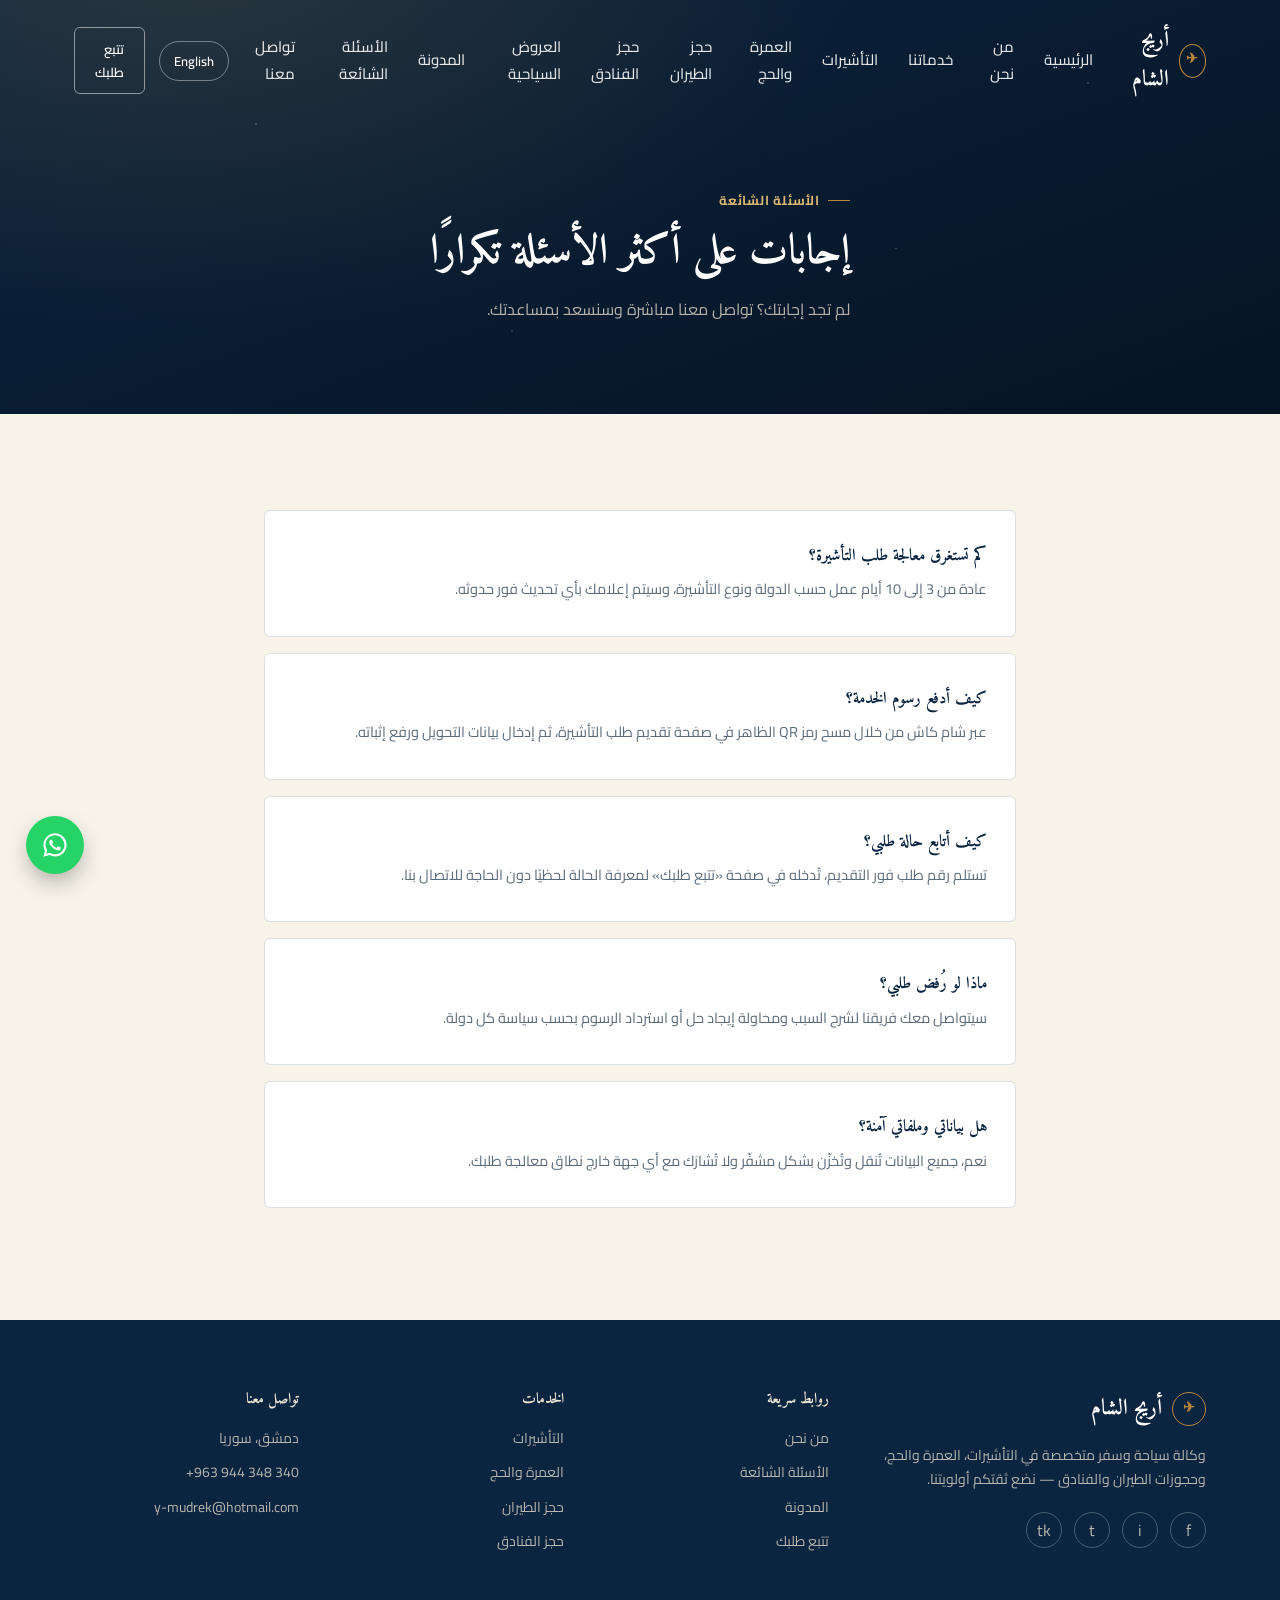
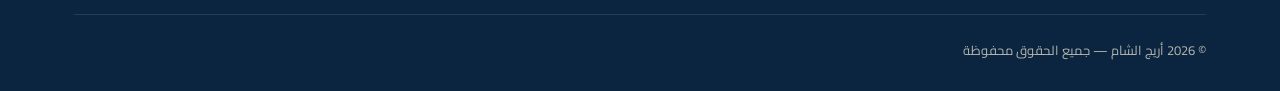
<file: pages/faq.html>
<!DOCTYPE html>
<html lang="ar" dir="rtl">
<head>
<meta charset="UTF-8">
<meta name="viewport" content="width=device-width, initial-scale=1.0">
<title>الأسئلة الشائعة | مؤسسة أريج الشام للسياحة والسفر</title>
<link rel="stylesheet" href="../css/style.css">

</head>
<body>

<header class="site-header scrolled">
  <div class="container header-inner">
    <a href="../index.html" class="logo"><span class="stamp-mini">✈</span> أريج الشام</a>
    <nav class="nav-links">
      <a href="../index.html" data-i18n="nav_home">الرئيسية</a>
      <a href="about.html" data-i18n="nav_about">من نحن</a>
      <a href="services.html" data-i18n="nav_services">خدماتنا</a>
      <a href="visa-request.html" data-i18n="nav_visa">التأشيرات</a>
      <a href="umrah-hajj.html" data-i18n="nav_umrah">العمرة والحج</a>
      <a href="flights.html" data-i18n="nav_flights">حجز الطيران</a>
      <a href="hotels.html" data-i18n="nav_hotels">حجز الفنادق</a>
      <a href="offers.html" data-i18n="nav_offers">العروض</a>
      <a href="blog.html" data-i18n="nav_blog">المدونة</a>
      <a href="faq.html" data-i18n="nav_faq">الأسئلة الشائعة</a>
      <a href="contact.html" data-i18n="nav_contact">تواصل معنا</a>
    </nav>
    <div class="header-actions">
      <button class="lang-toggle">English</button>
      <a href="track-request.html" class="btn btn-outline" style="padding:10px 20px;font-size:13px;">تتبع طلبك</a>
      <button class="nav-toggle" aria-label="القائمة">☰</button>
    </div>
  </div>
</header>

<section class="hero" style="min-height:46vh; padding-top:150px; padding-bottom:60px;">
  <div class="container">
    <span class="eyebrow" style="color:var(--gold-light);">الأسئلة الشائعة</span>
    <h1 style="color:var(--white); font-size:clamp(28px,4vw,42px); max-width:60ch;">إجابات على أكثر الأسئلة تكرارًا</h1>
    <p style="color:rgba(237,230,212,.75); max-width:60ch; margin-top:14px;">لم تجد إجابتك؟ تواصل معنا مباشرة وسنسعد بمساعدتك.</p>
  </div>
</section>

<section>
  <div class="container" style="max-width:800px;">
    
    <div class="card reveal" style="margin-bottom:16px;">
      <h3 style="font-size:16.5px;">كم تستغرق معالجة طلب التأشيرة؟</h3>
      <p style="margin-top:8px;">عادة من 3 إلى 10 أيام عمل حسب الدولة ونوع التأشيرة، وسيتم إعلامك بأي تحديث فور حدوثه.</p>
    </div>

    <div class="card reveal" style="margin-bottom:16px;">
      <h3 style="font-size:16.5px;">كيف أدفع رسوم الخدمة؟</h3>
      <p style="margin-top:8px;">عبر شام كاش من خلال مسح رمز QR الظاهر في صفحة تقديم طلب التأشيرة، ثم إدخال بيانات التحويل ورفع إثباته.</p>
    </div>

    <div class="card reveal" style="margin-bottom:16px;">
      <h3 style="font-size:16.5px;">كيف أتابع حالة طلبي؟</h3>
      <p style="margin-top:8px;">تستلم رقم طلب فور التقديم، تُدخله في صفحة «تتبع طلبك» لمعرفة الحالة لحظيًا دون الحاجة للاتصال بنا.</p>
    </div>

    <div class="card reveal" style="margin-bottom:16px;">
      <h3 style="font-size:16.5px;">ماذا لو رُفض طلبي؟</h3>
      <p style="margin-top:8px;">سيتواصل معك فريقنا لشرح السبب ومحاولة إيجاد حل أو استرداد الرسوم بحسب سياسة كل دولة.</p>
    </div>

    <div class="card reveal" style="margin-bottom:16px;">
      <h3 style="font-size:16.5px;">هل بياناتي وملفاتي آمنة؟</h3>
      <p style="margin-top:8px;">نعم، جميع البيانات تُنقل وتُخزّن بشكل مشفّر ولا تُشارَك مع أي جهة خارج نطاق معالجة طلبك.</p>
    </div>
  </div>
</section>

<footer class="site-footer">
  <div class="container">
    <div class="footer-grid">
      <div>
        <div class="logo" style="margin-bottom:14px;"><span class="stamp-mini">✈</span> أريج الشام</div>
        <p style="font-size:14px;">وكالة سياحة وسفر متخصصة في التأشيرات، العمرة والحج، وحجوزات الطيران والفنادق — نضع ثقتكم أولويتنا.</p>
        <div class="social-row" style="margin-top:20px;">
          <a href="#" aria-label="فيسبوك">f</a>
          <a href="#" aria-label="إنستغرام">i</a>
          <a href="#" aria-label="تيليجرام">t</a>
          <a href="#" aria-label="تيك توك">tk</a>
        </div>
      </div>
      <div>
        <h4>روابط سريعة</h4>
        <ul>
          <li><a href="about.html">من نحن</a></li>
          <li><a href="faq.html">الأسئلة الشائعة</a></li>
          <li><a href="blog.html">المدونة</a></li>
          <li><a href="track-request.html">تتبع طلبك</a></li>
        </ul>
      </div>
      <div>
        <h4>الخدمات</h4>
        <ul>
          <li><a href="visa-request.html">التأشيرات</a></li>
          <li><a href="umrah-hajj.html">العمرة والحج</a></li>
          <li><a href="flights.html">حجز الطيران</a></li>
          <li><a href="hotels.html">حجز الفنادق</a></li>
        </ul>
      </div>
      <div>
        <h4>تواصل معنا</h4>
        <ul>
          <li>دمشق، سوريا</li>
          <li dir="ltr">+963 944 348 340</li>
          <li dir="ltr">y-mudrek@hotmail.com</li>
        </ul>
      </div>
    </div>
    <div class="footer-bottom"><span>© 2026 أريج الشام — جميع الحقوق محفوظة</span></div>
  </div>
</footer>

<a href="https://wa.me/963944348340" target="_blank" class="whatsapp-float" aria-label="واتساب">
  <svg width="28" height="28" viewBox="0 0 24 24" fill="white"><path d="M12.04 2C6.58 2 2.13 6.45 2.13 11.91c0 1.75.46 3.45 1.32 4.95L2 22l5.28-1.39a9.9 9.9 0 0 0 4.76 1.21h.01c5.46 0 9.91-4.45 9.91-9.91C21.96 6.45 17.5 2 12.04 2zm0 18.02h-.01a8.1 8.1 0 0 1-4.13-1.13l-.3-.18-3.13.82.84-3.05-.2-.31a8.08 8.08 0 0 1-1.24-4.32c0-4.47 3.64-8.11 8.12-8.11 2.17 0 4.2.85 5.73 2.39a8.05 8.05 0 0 1 2.38 5.73c0 4.48-3.64 8.16-8.06 8.16zm4.44-6.06c-.24-.12-1.43-.71-1.65-.79-.22-.08-.38-.12-.55.12-.16.24-.63.79-.77.95-.14.16-.28.18-.52.06-.24-.12-1.02-.38-1.94-1.2-.72-.64-1.2-1.43-1.35-1.67-.14-.24-.02-.37.11-.49.11-.11.24-.28.36-.42.12-.14.16-.24.24-.4.08-.16.04-.3-.02-.42-.06-.12-.55-1.33-.76-1.82-.2-.48-.4-.41-.55-.42-.14-.01-.3-.01-.46-.01a.9.9 0 0 0-.65.3c-.22.24-.85.83-.85 2.03 0 1.2.87 2.35 1 2.51.12.16 1.71 2.61 4.14 3.66.58.25 1.03.4 1.38.51.58.18 1.11.16 1.53.1.47-.07 1.43-.58 1.63-1.15.2-.56.2-1.04.14-1.15-.06-.1-.22-.16-.46-.28z"/></svg>
</a>

<script src="../js/i18n.js"></script>
<script src="../js/main.js"></script>

</body>
</html>
</file>
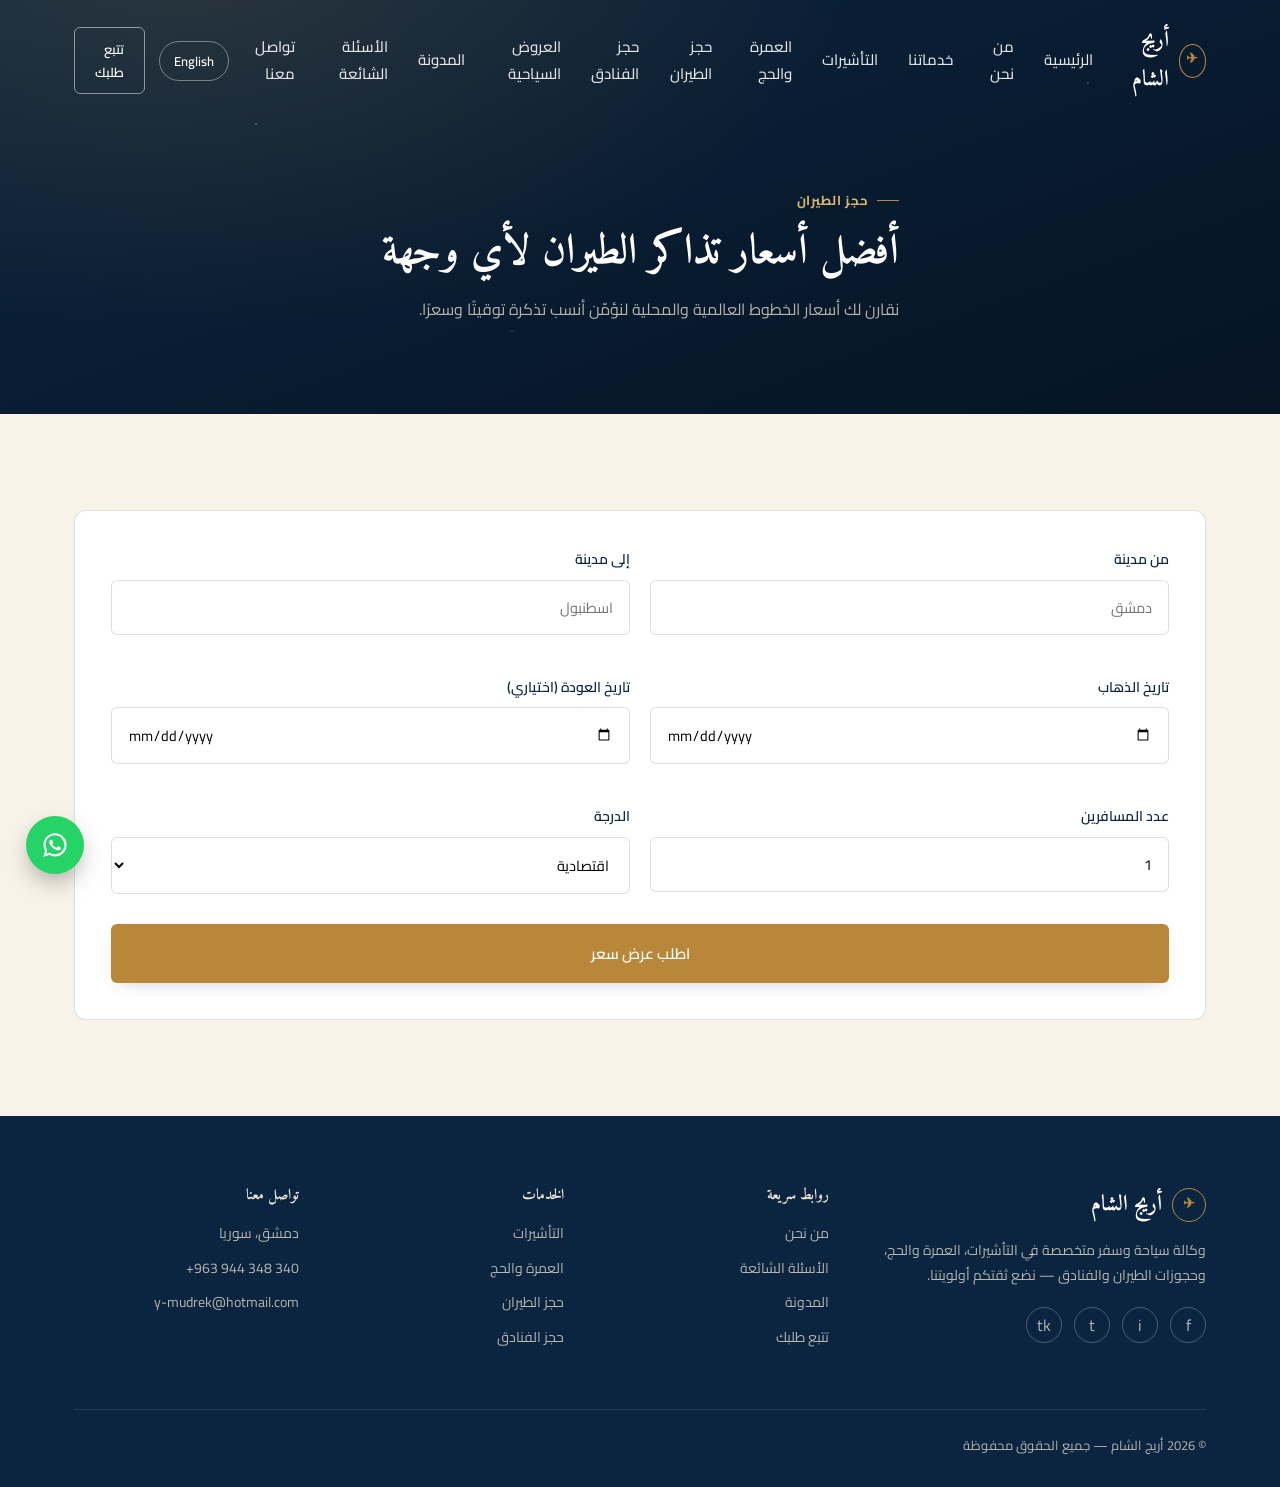
<file: pages/flights.html>
<!DOCTYPE html>
<html lang="ar" dir="rtl">
<head>
<meta charset="UTF-8">
<meta name="viewport" content="width=device-width, initial-scale=1.0">
<title>حجز الطيران | مؤسسة أريج الشام للسياحة والسفر</title>
<link rel="stylesheet" href="../css/style.css">

</head>
<body>

<header class="site-header scrolled">
  <div class="container header-inner">
    <a href="../index.html" class="logo"><span class="stamp-mini">✈</span> أريج الشام</a>
    <nav class="nav-links">
      <a href="../index.html" data-i18n="nav_home">الرئيسية</a>
      <a href="about.html" data-i18n="nav_about">من نحن</a>
      <a href="services.html" data-i18n="nav_services">خدماتنا</a>
      <a href="visa-request.html" data-i18n="nav_visa">التأشيرات</a>
      <a href="umrah-hajj.html" data-i18n="nav_umrah">العمرة والحج</a>
      <a href="flights.html" data-i18n="nav_flights">حجز الطيران</a>
      <a href="hotels.html" data-i18n="nav_hotels">حجز الفنادق</a>
      <a href="offers.html" data-i18n="nav_offers">العروض</a>
      <a href="blog.html" data-i18n="nav_blog">المدونة</a>
      <a href="faq.html" data-i18n="nav_faq">الأسئلة الشائعة</a>
      <a href="contact.html" data-i18n="nav_contact">تواصل معنا</a>
    </nav>
    <div class="header-actions">
      <button class="lang-toggle">English</button>
      <a href="track-request.html" class="btn btn-outline" style="padding:10px 20px;font-size:13px;">تتبع طلبك</a>
      <button class="nav-toggle" aria-label="القائمة">☰</button>
    </div>
  </div>
</header>

<section class="hero" style="min-height:46vh; padding-top:150px; padding-bottom:60px;">
  <div class="container">
    <span class="eyebrow" style="color:var(--gold-light);">حجز الطيران</span>
    <h1 style="color:var(--white); font-size:clamp(28px,4vw,42px); max-width:60ch;">أفضل أسعار تذاكر الطيران لأي وجهة</h1>
    <p style="color:rgba(237,230,212,.75); max-width:60ch; margin-top:14px;">نقارن لك أسعار الخطوط العالمية والمحلية لنؤمّن أنسب تذكرة توقيتًا وسعرًا.</p>
  </div>
</section>

<section>
  <div class="container">
    <div class="visa-form-card" style="background:var(--white); border:1px solid var(--line); border-radius:12px; padding:36px;">
      <form onsubmit="event.preventDefault(); alert('سيتم التواصل معك من فريق الحجوزات خلال ساعات العمل.');">
        <div class="row-2" style="display:grid; grid-template-columns:1fr 1fr; gap:20px;">
          <div class="form-field"><label>من مدينة</label><input type="text" placeholder="دمشق" required></div>
          <div class="form-field"><label>إلى مدينة</label><input type="text" placeholder="اسطنبول" required></div>
          <div class="form-field"><label>تاريخ الذهاب</label><input type="date" required></div>
          <div class="form-field"><label>تاريخ العودة (اختياري)</label><input type="date"></div>
          <div class="form-field"><label>عدد المسافرين</label><input type="number" min="1" value="1" required></div>
          <div class="form-field"><label>الدرجة</label><select><option>اقتصادية</option><option>رجال أعمال</option><option>أولى</option></select></div>
        </div>
        <button class="btn btn-gold" style="width:100%; justify-content:center; margin-top:10px;">اطلب عرض سعر</button>
      </form>
    </div>
  </div>
</section>

<footer class="site-footer">
  <div class="container">
    <div class="footer-grid">
      <div>
        <div class="logo" style="margin-bottom:14px;"><span class="stamp-mini">✈</span> أريج الشام</div>
        <p style="font-size:14px;">وكالة سياحة وسفر متخصصة في التأشيرات، العمرة والحج، وحجوزات الطيران والفنادق — نضع ثقتكم أولويتنا.</p>
        <div class="social-row" style="margin-top:20px;">
          <a href="#" aria-label="فيسبوك">f</a>
          <a href="#" aria-label="إنستغرام">i</a>
          <a href="#" aria-label="تيليجرام">t</a>
          <a href="#" aria-label="تيك توك">tk</a>
        </div>
      </div>
      <div>
        <h4>روابط سريعة</h4>
        <ul>
          <li><a href="about.html">من نحن</a></li>
          <li><a href="faq.html">الأسئلة الشائعة</a></li>
          <li><a href="blog.html">المدونة</a></li>
          <li><a href="track-request.html">تتبع طلبك</a></li>
        </ul>
      </div>
      <div>
        <h4>الخدمات</h4>
        <ul>
          <li><a href="visa-request.html">التأشيرات</a></li>
          <li><a href="umrah-hajj.html">العمرة والحج</a></li>
          <li><a href="flights.html">حجز الطيران</a></li>
          <li><a href="hotels.html">حجز الفنادق</a></li>
        </ul>
      </div>
      <div>
        <h4>تواصل معنا</h4>
        <ul>
          <li>دمشق، سوريا</li>
          <li dir="ltr">+963 944 348 340</li>
          <li dir="ltr">y-mudrek@hotmail.com</li>
        </ul>
      </div>
    </div>
    <div class="footer-bottom"><span>© 2026 أريج الشام — جميع الحقوق محفوظة</span></div>
  </div>
</footer>

<a href="https://wa.me/963944348340" target="_blank" class="whatsapp-float" aria-label="واتساب">
  <svg width="28" height="28" viewBox="0 0 24 24" fill="white"><path d="M12.04 2C6.58 2 2.13 6.45 2.13 11.91c0 1.75.46 3.45 1.32 4.95L2 22l5.28-1.39a9.9 9.9 0 0 0 4.76 1.21h.01c5.46 0 9.91-4.45 9.91-9.91C21.96 6.45 17.5 2 12.04 2zm0 18.02h-.01a8.1 8.1 0 0 1-4.13-1.13l-.3-.18-3.13.82.84-3.05-.2-.31a8.08 8.08 0 0 1-1.24-4.32c0-4.47 3.64-8.11 8.12-8.11 2.17 0 4.2.85 5.73 2.39a8.05 8.05 0 0 1 2.38 5.73c0 4.48-3.64 8.16-8.06 8.16zm4.44-6.06c-.24-.12-1.43-.71-1.65-.79-.22-.08-.38-.12-.55.12-.16.24-.63.79-.77.95-.14.16-.28.18-.52.06-.24-.12-1.02-.38-1.94-1.2-.72-.64-1.2-1.43-1.35-1.67-.14-.24-.02-.37.11-.49.11-.11.24-.28.36-.42.12-.14.16-.24.24-.4.08-.16.04-.3-.02-.42-.06-.12-.55-1.33-.76-1.82-.2-.48-.4-.41-.55-.42-.14-.01-.3-.01-.46-.01a.9.9 0 0 0-.65.3c-.22.24-.85.83-.85 2.03 0 1.2.87 2.35 1 2.51.12.16 1.71 2.61 4.14 3.66.58.25 1.03.4 1.38.51.58.18 1.11.16 1.53.1.47-.07 1.43-.58 1.63-1.15.2-.56.2-1.04.14-1.15-.06-.1-.22-.16-.46-.28z"/></svg>
</a>

<script src="../js/i18n.js"></script>
<script src="../js/main.js"></script>

</body>
</html>
</file>
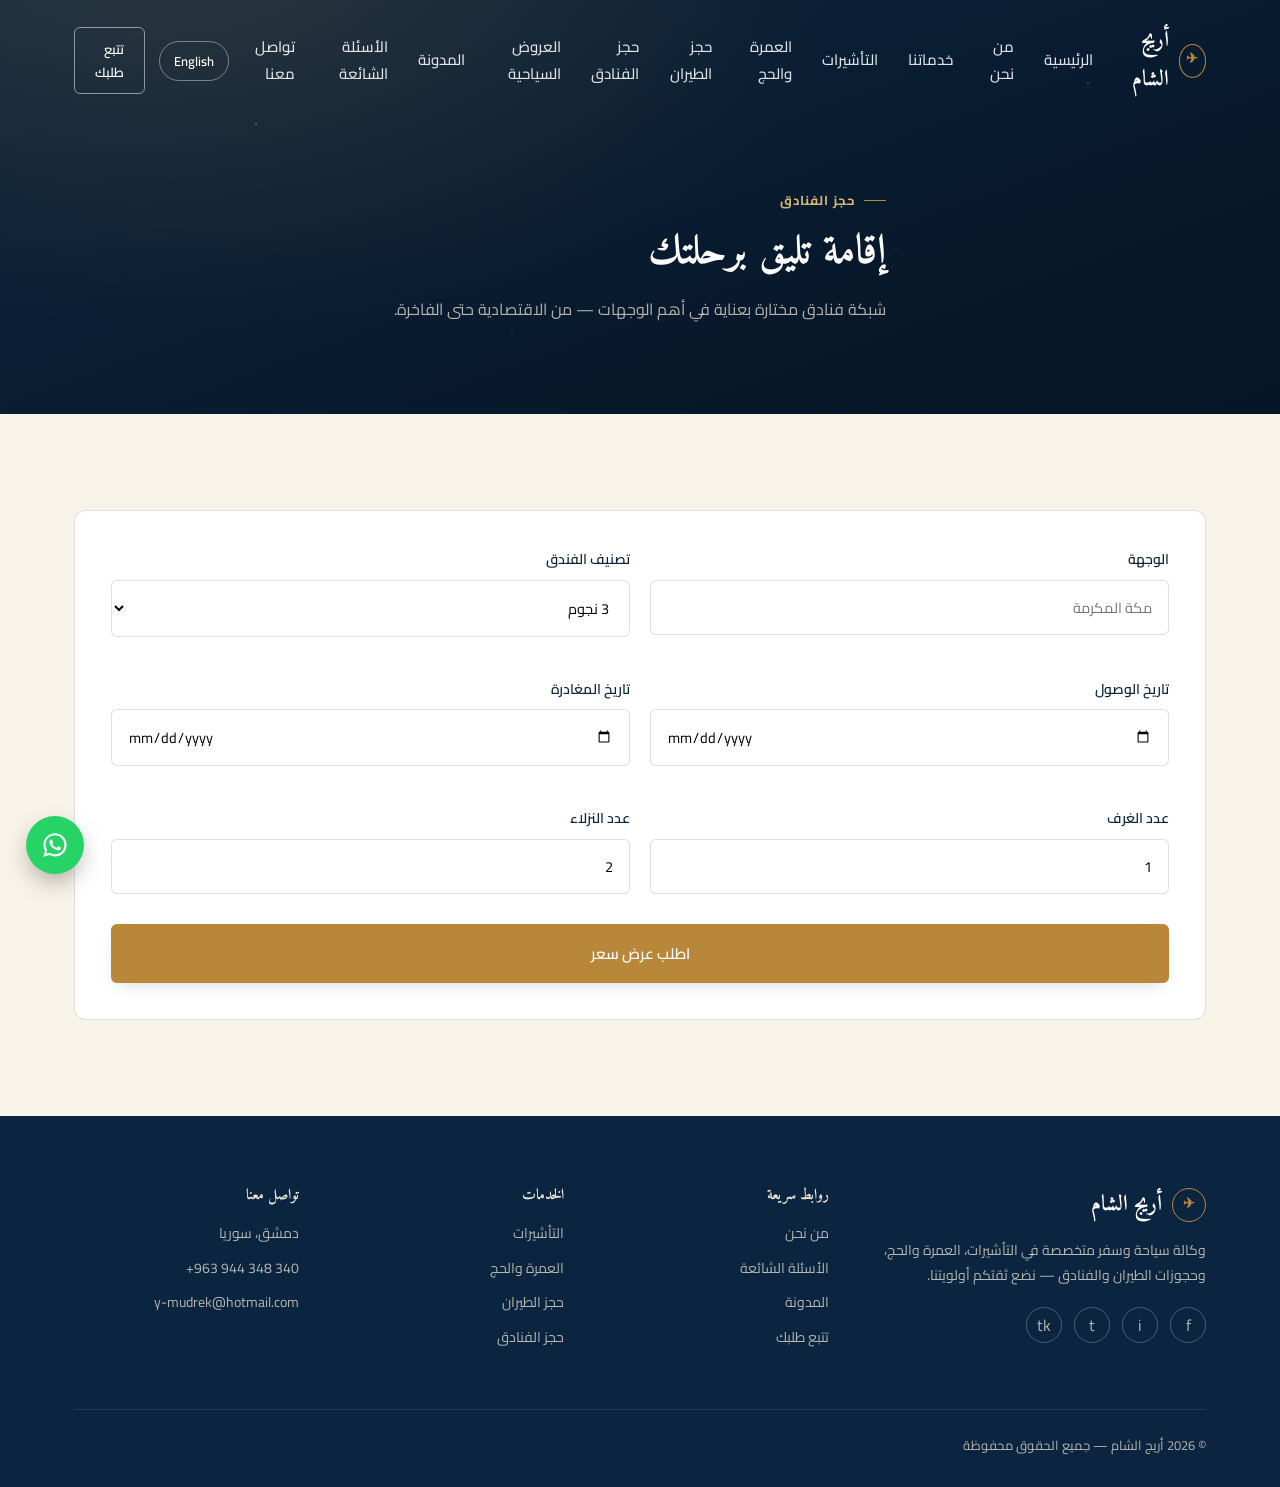
<file: pages/hotels.html>
<!DOCTYPE html>
<html lang="ar" dir="rtl">
<head>
<meta charset="UTF-8">
<meta name="viewport" content="width=device-width, initial-scale=1.0">
<title>حجز الفنادق | مؤسسة أريج الشام للسياحة والسفر</title>
<link rel="stylesheet" href="../css/style.css">

</head>
<body>

<header class="site-header scrolled">
  <div class="container header-inner">
    <a href="../index.html" class="logo"><span class="stamp-mini">✈</span> أريج الشام</a>
    <nav class="nav-links">
      <a href="../index.html" data-i18n="nav_home">الرئيسية</a>
      <a href="about.html" data-i18n="nav_about">من نحن</a>
      <a href="services.html" data-i18n="nav_services">خدماتنا</a>
      <a href="visa-request.html" data-i18n="nav_visa">التأشيرات</a>
      <a href="umrah-hajj.html" data-i18n="nav_umrah">العمرة والحج</a>
      <a href="flights.html" data-i18n="nav_flights">حجز الطيران</a>
      <a href="hotels.html" data-i18n="nav_hotels">حجز الفنادق</a>
      <a href="offers.html" data-i18n="nav_offers">العروض</a>
      <a href="blog.html" data-i18n="nav_blog">المدونة</a>
      <a href="faq.html" data-i18n="nav_faq">الأسئلة الشائعة</a>
      <a href="contact.html" data-i18n="nav_contact">تواصل معنا</a>
    </nav>
    <div class="header-actions">
      <button class="lang-toggle">English</button>
      <a href="track-request.html" class="btn btn-outline" style="padding:10px 20px;font-size:13px;">تتبع طلبك</a>
      <button class="nav-toggle" aria-label="القائمة">☰</button>
    </div>
  </div>
</header>

<section class="hero" style="min-height:46vh; padding-top:150px; padding-bottom:60px;">
  <div class="container">
    <span class="eyebrow" style="color:var(--gold-light);">حجز الفنادق</span>
    <h1 style="color:var(--white); font-size:clamp(28px,4vw,42px); max-width:60ch;">إقامة تليق برحلتك</h1>
    <p style="color:rgba(237,230,212,.75); max-width:60ch; margin-top:14px;">شبكة فنادق مختارة بعناية في أهم الوجهات — من الاقتصادية حتى الفاخرة.</p>
  </div>
</section>

<section>
  <div class="container">
    <div class="visa-form-card" style="background:var(--white); border:1px solid var(--line); border-radius:12px; padding:36px;">
      <form onsubmit="event.preventDefault(); alert('سيتم التواصل معك من فريق الحجوزات خلال ساعات العمل.');">
        <div class="row-2" style="display:grid; grid-template-columns:1fr 1fr; gap:20px;">
          <div class="form-field"><label>الوجهة</label><input type="text" placeholder="مكة المكرمة" required></div>
          <div class="form-field"><label>تصنيف الفندق</label><select><option>3 نجوم</option><option>4 نجوم</option><option>5 نجوم</option></select></div>
          <div class="form-field"><label>تاريخ الوصول</label><input type="date" required></div>
          <div class="form-field"><label>تاريخ المغادرة</label><input type="date" required></div>
          <div class="form-field"><label>عدد الغرف</label><input type="number" min="1" value="1" required></div>
          <div class="form-field"><label>عدد النزلاء</label><input type="number" min="1" value="2" required></div>
        </div>
        <button class="btn btn-gold" style="width:100%; justify-content:center; margin-top:10px;">اطلب عرض سعر</button>
      </form>
    </div>
  </div>
</section>

<footer class="site-footer">
  <div class="container">
    <div class="footer-grid">
      <div>
        <div class="logo" style="margin-bottom:14px;"><span class="stamp-mini">✈</span> أريج الشام</div>
        <p style="font-size:14px;">وكالة سياحة وسفر متخصصة في التأشيرات، العمرة والحج، وحجوزات الطيران والفنادق — نضع ثقتكم أولويتنا.</p>
        <div class="social-row" style="margin-top:20px;">
          <a href="#" aria-label="فيسبوك">f</a>
          <a href="#" aria-label="إنستغرام">i</a>
          <a href="#" aria-label="تيليجرام">t</a>
          <a href="#" aria-label="تيك توك">tk</a>
        </div>
      </div>
      <div>
        <h4>روابط سريعة</h4>
        <ul>
          <li><a href="about.html">من نحن</a></li>
          <li><a href="faq.html">الأسئلة الشائعة</a></li>
          <li><a href="blog.html">المدونة</a></li>
          <li><a href="track-request.html">تتبع طلبك</a></li>
        </ul>
      </div>
      <div>
        <h4>الخدمات</h4>
        <ul>
          <li><a href="visa-request.html">التأشيرات</a></li>
          <li><a href="umrah-hajj.html">العمرة والحج</a></li>
          <li><a href="flights.html">حجز الطيران</a></li>
          <li><a href="hotels.html">حجز الفنادق</a></li>
        </ul>
      </div>
      <div>
        <h4>تواصل معنا</h4>
        <ul>
          <li>دمشق، سوريا</li>
          <li dir="ltr">+963 944 348 340</li>
          <li dir="ltr">y-mudrek@hotmail.com</li>
        </ul>
      </div>
    </div>
    <div class="footer-bottom"><span>© 2026 أريج الشام — جميع الحقوق محفوظة</span></div>
  </div>
</footer>

<a href="https://wa.me/963944348340" target="_blank" class="whatsapp-float" aria-label="واتساب">
  <svg width="28" height="28" viewBox="0 0 24 24" fill="white"><path d="M12.04 2C6.58 2 2.13 6.45 2.13 11.91c0 1.75.46 3.45 1.32 4.95L2 22l5.28-1.39a9.9 9.9 0 0 0 4.76 1.21h.01c5.46 0 9.91-4.45 9.91-9.91C21.96 6.45 17.5 2 12.04 2zm0 18.02h-.01a8.1 8.1 0 0 1-4.13-1.13l-.3-.18-3.13.82.84-3.05-.2-.31a8.08 8.08 0 0 1-1.24-4.32c0-4.47 3.64-8.11 8.12-8.11 2.17 0 4.2.85 5.73 2.39a8.05 8.05 0 0 1 2.38 5.73c0 4.48-3.64 8.16-8.06 8.16zm4.44-6.06c-.24-.12-1.43-.71-1.65-.79-.22-.08-.38-.12-.55.12-.16.24-.63.79-.77.95-.14.16-.28.18-.52.06-.24-.12-1.02-.38-1.94-1.2-.72-.64-1.2-1.43-1.35-1.67-.14-.24-.02-.37.11-.49.11-.11.24-.28.36-.42.12-.14.16-.24.24-.4.08-.16.04-.3-.02-.42-.06-.12-.55-1.33-.76-1.82-.2-.48-.4-.41-.55-.42-.14-.01-.3-.01-.46-.01a.9.9 0 0 0-.65.3c-.22.24-.85.83-.85 2.03 0 1.2.87 2.35 1 2.51.12.16 1.71 2.61 4.14 3.66.58.25 1.03.4 1.38.51.58.18 1.11.16 1.53.1.47-.07 1.43-.58 1.63-1.15.2-.56.2-1.04.14-1.15-.06-.1-.22-.16-.46-.28z"/></svg>
</a>

<script src="../js/i18n.js"></script>
<script src="../js/main.js"></script>

</body>
</html>
</file>
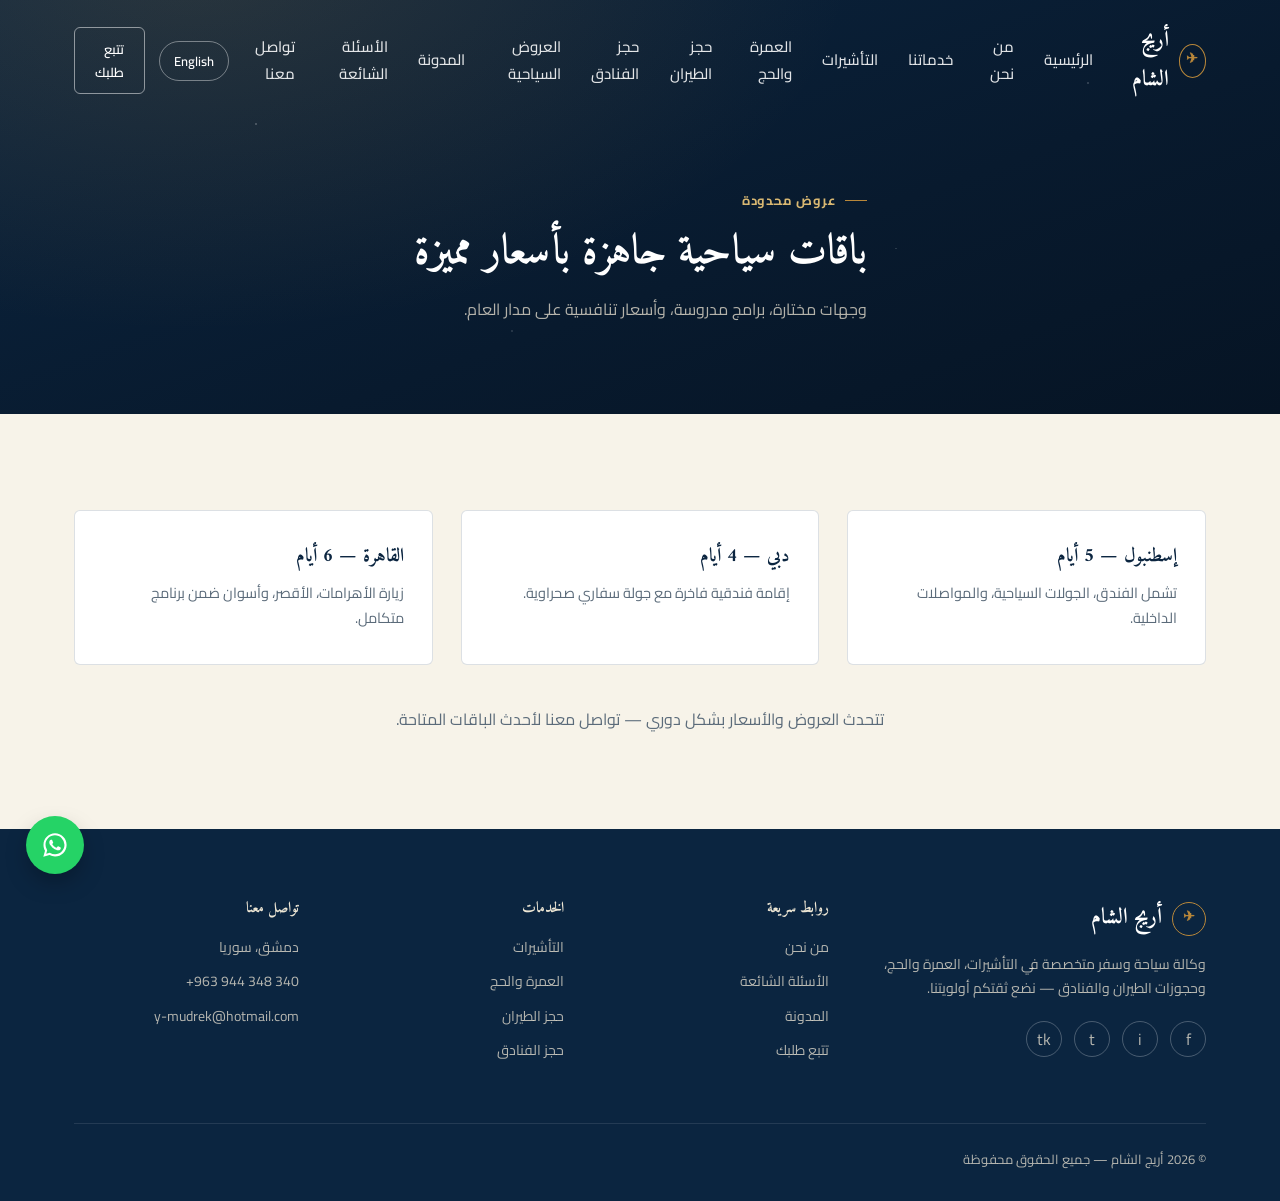
<file: pages/offers.html>
<!DOCTYPE html>
<html lang="ar" dir="rtl">
<head>
<meta charset="UTF-8">
<meta name="viewport" content="width=device-width, initial-scale=1.0">
<title>العروض السياحية | مؤسسة أريج الشام للسياحة والسفر</title>
<link rel="stylesheet" href="../css/style.css">

</head>
<body>

<header class="site-header scrolled">
  <div class="container header-inner">
    <a href="../index.html" class="logo"><span class="stamp-mini">✈</span> أريج الشام</a>
    <nav class="nav-links">
      <a href="../index.html" data-i18n="nav_home">الرئيسية</a>
      <a href="about.html" data-i18n="nav_about">من نحن</a>
      <a href="services.html" data-i18n="nav_services">خدماتنا</a>
      <a href="visa-request.html" data-i18n="nav_visa">التأشيرات</a>
      <a href="umrah-hajj.html" data-i18n="nav_umrah">العمرة والحج</a>
      <a href="flights.html" data-i18n="nav_flights">حجز الطيران</a>
      <a href="hotels.html" data-i18n="nav_hotels">حجز الفنادق</a>
      <a href="offers.html" data-i18n="nav_offers">العروض</a>
      <a href="blog.html" data-i18n="nav_blog">المدونة</a>
      <a href="faq.html" data-i18n="nav_faq">الأسئلة الشائعة</a>
      <a href="contact.html" data-i18n="nav_contact">تواصل معنا</a>
    </nav>
    <div class="header-actions">
      <button class="lang-toggle">English</button>
      <a href="track-request.html" class="btn btn-outline" style="padding:10px 20px;font-size:13px;">تتبع طلبك</a>
      <button class="nav-toggle" aria-label="القائمة">☰</button>
    </div>
  </div>
</header>

<section class="hero" style="min-height:46vh; padding-top:150px; padding-bottom:60px;">
  <div class="container">
    <span class="eyebrow" style="color:var(--gold-light);">عروض محدودة</span>
    <h1 style="color:var(--white); font-size:clamp(28px,4vw,42px); max-width:60ch;">باقات سياحية جاهزة بأسعار مميزة</h1>
    <p style="color:rgba(237,230,212,.75); max-width:60ch; margin-top:14px;">وجهات مختارة، برامج مدروسة، وأسعار تنافسية على مدار العام.</p>
  </div>
</section>

<section>
  <div class="container grid grid-3">
    <div class="card reveal"><h3>إسطنبول — 5 أيام</h3><p>تشمل الفندق، الجولات السياحية، والمواصلات الداخلية.</p></div>
    <div class="card reveal"><h3>دبي — 4 أيام</h3><p>إقامة فندقية فاخرة مع جولة سفاري صحراوية.</p></div>
    <div class="card reveal"><h3>القاهرة — 6 أيام</h3><p>زيارة الأهرامات، الأقصر، وأسوان ضمن برنامج متكامل.</p></div>
  </div>
  <div style="text-align:center; margin-top:40px; color:var(--muted);" class="reveal">تتحدث العروض والأسعار بشكل دوري — تواصل معنا لأحدث الباقات المتاحة.</div>
</section>

<footer class="site-footer">
  <div class="container">
    <div class="footer-grid">
      <div>
        <div class="logo" style="margin-bottom:14px;"><span class="stamp-mini">✈</span> أريج الشام</div>
        <p style="font-size:14px;">وكالة سياحة وسفر متخصصة في التأشيرات، العمرة والحج، وحجوزات الطيران والفنادق — نضع ثقتكم أولويتنا.</p>
        <div class="social-row" style="margin-top:20px;">
          <a href="#" aria-label="فيسبوك">f</a>
          <a href="#" aria-label="إنستغرام">i</a>
          <a href="#" aria-label="تيليجرام">t</a>
          <a href="#" aria-label="تيك توك">tk</a>
        </div>
      </div>
      <div>
        <h4>روابط سريعة</h4>
        <ul>
          <li><a href="about.html">من نحن</a></li>
          <li><a href="faq.html">الأسئلة الشائعة</a></li>
          <li><a href="blog.html">المدونة</a></li>
          <li><a href="track-request.html">تتبع طلبك</a></li>
        </ul>
      </div>
      <div>
        <h4>الخدمات</h4>
        <ul>
          <li><a href="visa-request.html">التأشيرات</a></li>
          <li><a href="umrah-hajj.html">العمرة والحج</a></li>
          <li><a href="flights.html">حجز الطيران</a></li>
          <li><a href="hotels.html">حجز الفنادق</a></li>
        </ul>
      </div>
      <div>
        <h4>تواصل معنا</h4>
        <ul>
          <li>دمشق، سوريا</li>
          <li dir="ltr">+963 944 348 340</li>
          <li dir="ltr">y-mudrek@hotmail.com</li>
        </ul>
      </div>
    </div>
    <div class="footer-bottom"><span>© 2026 أريج الشام — جميع الحقوق محفوظة</span></div>
  </div>
</footer>

<a href="https://wa.me/963944348340" target="_blank" class="whatsapp-float" aria-label="واتساب">
  <svg width="28" height="28" viewBox="0 0 24 24" fill="white"><path d="M12.04 2C6.58 2 2.13 6.45 2.13 11.91c0 1.75.46 3.45 1.32 4.95L2 22l5.28-1.39a9.9 9.9 0 0 0 4.76 1.21h.01c5.46 0 9.91-4.45 9.91-9.91C21.96 6.45 17.5 2 12.04 2zm0 18.02h-.01a8.1 8.1 0 0 1-4.13-1.13l-.3-.18-3.13.82.84-3.05-.2-.31a8.08 8.08 0 0 1-1.24-4.32c0-4.47 3.64-8.11 8.12-8.11 2.17 0 4.2.85 5.73 2.39a8.05 8.05 0 0 1 2.38 5.73c0 4.48-3.64 8.16-8.06 8.16zm4.44-6.06c-.24-.12-1.43-.71-1.65-.79-.22-.08-.38-.12-.55.12-.16.24-.63.79-.77.95-.14.16-.28.18-.52.06-.24-.12-1.02-.38-1.94-1.2-.72-.64-1.2-1.43-1.35-1.67-.14-.24-.02-.37.11-.49.11-.11.24-.28.36-.42.12-.14.16-.24.24-.4.08-.16.04-.3-.02-.42-.06-.12-.55-1.33-.76-1.82-.2-.48-.4-.41-.55-.42-.14-.01-.3-.01-.46-.01a.9.9 0 0 0-.65.3c-.22.24-.85.83-.85 2.03 0 1.2.87 2.35 1 2.51.12.16 1.71 2.61 4.14 3.66.58.25 1.03.4 1.38.51.58.18 1.11.16 1.53.1.47-.07 1.43-.58 1.63-1.15.2-.56.2-1.04.14-1.15-.06-.1-.22-.16-.46-.28z"/></svg>
</a>

<script src="../js/i18n.js"></script>
<script src="../js/main.js"></script>

</body>
</html>
</file>
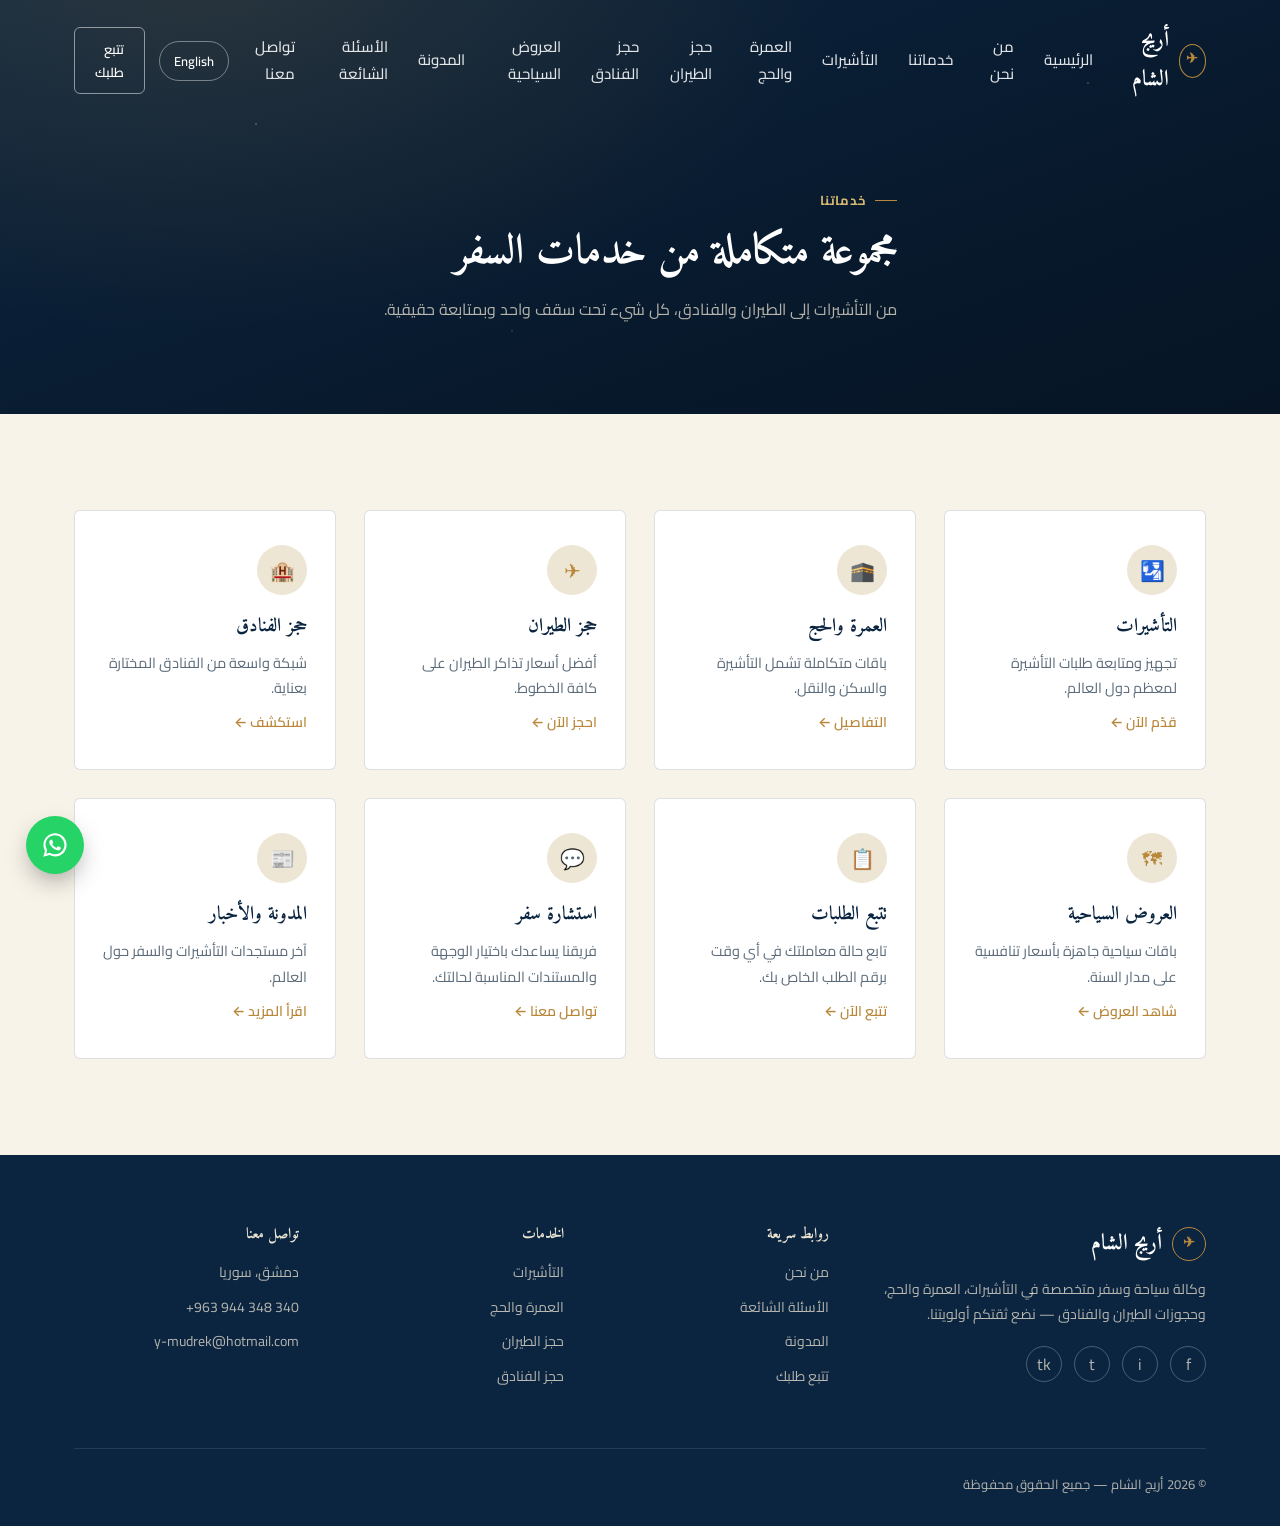
<file: pages/services.html>
<!DOCTYPE html>
<html lang="ar" dir="rtl">
<head>
<meta charset="UTF-8">
<meta name="viewport" content="width=device-width, initial-scale=1.0">
<title>خدماتنا | مؤسسة أريج الشام للسياحة والسفر</title>
<link rel="stylesheet" href="../css/style.css">

</head>
<body>

<header class="site-header scrolled">
  <div class="container header-inner">
    <a href="../index.html" class="logo"><span class="stamp-mini">✈</span> أريج الشام</a>
    <nav class="nav-links">
      <a href="../index.html" data-i18n="nav_home">الرئيسية</a>
      <a href="about.html" data-i18n="nav_about">من نحن</a>
      <a href="services.html" data-i18n="nav_services">خدماتنا</a>
      <a href="visa-request.html" data-i18n="nav_visa">التأشيرات</a>
      <a href="umrah-hajj.html" data-i18n="nav_umrah">العمرة والحج</a>
      <a href="flights.html" data-i18n="nav_flights">حجز الطيران</a>
      <a href="hotels.html" data-i18n="nav_hotels">حجز الفنادق</a>
      <a href="offers.html" data-i18n="nav_offers">العروض</a>
      <a href="blog.html" data-i18n="nav_blog">المدونة</a>
      <a href="faq.html" data-i18n="nav_faq">الأسئلة الشائعة</a>
      <a href="contact.html" data-i18n="nav_contact">تواصل معنا</a>
    </nav>
    <div class="header-actions">
      <button class="lang-toggle">English</button>
      <a href="track-request.html" class="btn btn-outline" style="padding:10px 20px;font-size:13px;">تتبع طلبك</a>
      <button class="nav-toggle" aria-label="القائمة">☰</button>
    </div>
  </div>
</header>

<section class="hero" style="min-height:46vh; padding-top:150px; padding-bottom:60px;">
  <div class="container">
    <span class="eyebrow" style="color:var(--gold-light);">خدماتنا</span>
    <h1 style="color:var(--white); font-size:clamp(28px,4vw,42px); max-width:60ch;">مجموعة متكاملة من خدمات السفر</h1>
    <p style="color:rgba(237,230,212,.75); max-width:60ch; margin-top:14px;">من التأشيرات إلى الطيران والفنادق، كل شيء تحت سقف واحد وبمتابعة حقيقية.</p>
  </div>
</section>

<section>
  <div class="container grid grid-4">
    <div class="card reveal"><div class="icon">🛂</div><h3>التأشيرات</h3><p>تجهيز ومتابعة طلبات التأشيرة لمعظم دول العالم.</p><a href="visa-request.html" style="color:var(--gold); font-weight:600; font-size:14px; display:inline-block; margin-top:10px;">قدّم الآن ←</a></div>
    <div class="card reveal"><div class="icon">🕋</div><h3>العمرة والحج</h3><p>باقات متكاملة تشمل التأشيرة والسكن والنقل.</p><a href="umrah-hajj.html" style="color:var(--gold); font-weight:600; font-size:14px; display:inline-block; margin-top:10px;">التفاصيل ←</a></div>
    <div class="card reveal"><div class="icon">✈</div><h3>حجز الطيران</h3><p>أفضل أسعار تذاكر الطيران على كافة الخطوط.</p><a href="flights.html" style="color:var(--gold); font-weight:600; font-size:14px; display:inline-block; margin-top:10px;">احجز الآن ←</a></div>
    <div class="card reveal"><div class="icon">🏨</div><h3>حجز الفنادق</h3><p>شبكة واسعة من الفنادق المختارة بعناية.</p><a href="hotels.html" style="color:var(--gold); font-weight:600; font-size:14px; display:inline-block; margin-top:10px;">استكشف ←</a></div>
    <div class="card reveal"><div class="icon">🗺</div><h3>العروض السياحية</h3><p>باقات سياحية جاهزة بأسعار تنافسية على مدار السنة.</p><a href="offers.html" style="color:var(--gold); font-weight:600; font-size:14px; display:inline-block; margin-top:10px;">شاهد العروض ←</a></div>
    <div class="card reveal"><div class="icon">📋</div><h3>تتبع الطلبات</h3><p>تابع حالة معاملتك في أي وقت برقم الطلب الخاص بك.</p><a href="track-request.html" style="color:var(--gold); font-weight:600; font-size:14px; display:inline-block; margin-top:10px;">تتبع الآن ←</a></div>
    <div class="card reveal"><div class="icon">💬</div><h3>استشارة سفر</h3><p>فريقنا يساعدك باختيار الوجهة والمستندات المناسبة لحالتك.</p><a href="contact.html" style="color:var(--gold); font-weight:600; font-size:14px; display:inline-block; margin-top:10px;">تواصل معنا ←</a></div>
    <div class="card reveal"><div class="icon">📰</div><h3>المدونة والأخبار</h3><p>آخر مستجدات التأشيرات والسفر حول العالم.</p><a href="blog.html" style="color:var(--gold); font-weight:600; font-size:14px; display:inline-block; margin-top:10px;">اقرأ المزيد ←</a></div>
  </div>
</section>

<footer class="site-footer">
  <div class="container">
    <div class="footer-grid">
      <div>
        <div class="logo" style="margin-bottom:14px;"><span class="stamp-mini">✈</span> أريج الشام</div>
        <p style="font-size:14px;">وكالة سياحة وسفر متخصصة في التأشيرات، العمرة والحج، وحجوزات الطيران والفنادق — نضع ثقتكم أولويتنا.</p>
        <div class="social-row" style="margin-top:20px;">
          <a href="#" aria-label="فيسبوك">f</a>
          <a href="#" aria-label="إنستغرام">i</a>
          <a href="#" aria-label="تيليجرام">t</a>
          <a href="#" aria-label="تيك توك">tk</a>
        </div>
      </div>
      <div>
        <h4>روابط سريعة</h4>
        <ul>
          <li><a href="about.html">من نحن</a></li>
          <li><a href="faq.html">الأسئلة الشائعة</a></li>
          <li><a href="blog.html">المدونة</a></li>
          <li><a href="track-request.html">تتبع طلبك</a></li>
        </ul>
      </div>
      <div>
        <h4>الخدمات</h4>
        <ul>
          <li><a href="visa-request.html">التأشيرات</a></li>
          <li><a href="umrah-hajj.html">العمرة والحج</a></li>
          <li><a href="flights.html">حجز الطيران</a></li>
          <li><a href="hotels.html">حجز الفنادق</a></li>
        </ul>
      </div>
      <div>
        <h4>تواصل معنا</h4>
        <ul>
          <li>دمشق، سوريا</li>
          <li dir="ltr">+963 944 348 340</li>
          <li dir="ltr">y-mudrek@hotmail.com</li>
        </ul>
      </div>
    </div>
    <div class="footer-bottom"><span>© 2026 أريج الشام — جميع الحقوق محفوظة</span></div>
  </div>
</footer>

<a href="https://wa.me/963944348340" target="_blank" class="whatsapp-float" aria-label="واتساب">
  <svg width="28" height="28" viewBox="0 0 24 24" fill="white"><path d="M12.04 2C6.58 2 2.13 6.45 2.13 11.91c0 1.75.46 3.45 1.32 4.95L2 22l5.28-1.39a9.9 9.9 0 0 0 4.76 1.21h.01c5.46 0 9.91-4.45 9.91-9.91C21.96 6.45 17.5 2 12.04 2zm0 18.02h-.01a8.1 8.1 0 0 1-4.13-1.13l-.3-.18-3.13.82.84-3.05-.2-.31a8.08 8.08 0 0 1-1.24-4.32c0-4.47 3.64-8.11 8.12-8.11 2.17 0 4.2.85 5.73 2.39a8.05 8.05 0 0 1 2.38 5.73c0 4.48-3.64 8.16-8.06 8.16zm4.44-6.06c-.24-.12-1.43-.71-1.65-.79-.22-.08-.38-.12-.55.12-.16.24-.63.79-.77.95-.14.16-.28.18-.52.06-.24-.12-1.02-.38-1.94-1.2-.72-.64-1.2-1.43-1.35-1.67-.14-.24-.02-.37.11-.49.11-.11.24-.28.36-.42.12-.14.16-.24.24-.4.08-.16.04-.3-.02-.42-.06-.12-.55-1.33-.76-1.82-.2-.48-.4-.41-.55-.42-.14-.01-.3-.01-.46-.01a.9.9 0 0 0-.65.3c-.22.24-.85.83-.85 2.03 0 1.2.87 2.35 1 2.51.12.16 1.71 2.61 4.14 3.66.58.25 1.03.4 1.38.51.58.18 1.11.16 1.53.1.47-.07 1.43-.58 1.63-1.15.2-.56.2-1.04.14-1.15-.06-.1-.22-.16-.46-.28z"/></svg>
</a>

<script src="../js/i18n.js"></script>
<script src="../js/main.js"></script>

</body>
</html>
</file>
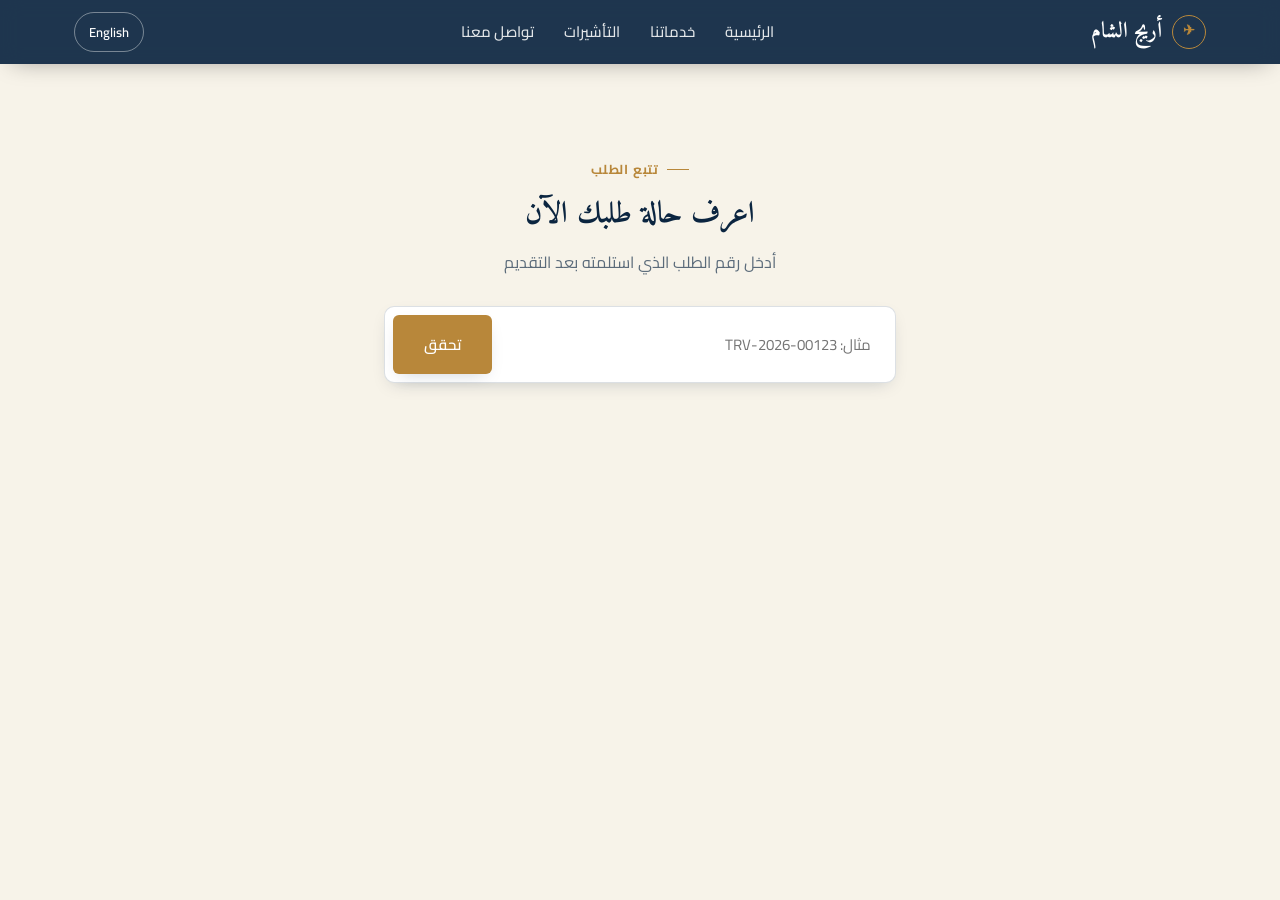
<file: pages/track-request.html>
<!DOCTYPE html>
<html lang="ar" dir="rtl">
<head>
<meta charset="UTF-8">
<meta name="viewport" content="width=device-width, initial-scale=1.0">
<title>تتبع طلبك | مؤسسة أريج الشام للسياحة والسفر</title>
<link rel="stylesheet" href="../css/style.css">
<style>
  .track-page{ padding-top:150px; padding-bottom:120px; min-height:100vh; background:var(--sand-2); }
  .track-box{ max-width:560px; margin:0 auto; }
  .track-search{ display:flex; gap:10px; background:var(--white); padding:8px; border-radius:10px; border:1px solid var(--line); box-shadow:var(--shadow-sm); }
  .track-search input{ flex:1; border:none; padding:12px 16px; font-family:inherit; font-size:15px; background:transparent; }
  .track-search input:focus{ outline:none; }
  .result-card{ display:none; background:var(--white); border-radius:12px; padding:32px; margin-top:30px; border:1px solid var(--line); }
  .result-card .tn{ font-family:'Amiri',serif; font-size:22px; color:var(--ink); margin-bottom:6px; }
  .timeline{ margin-top:26px; display:flex; flex-direction:column; gap:0; }
  .tl-step{ display:flex; gap:14px; position:relative; padding-bottom:28px; }
  .tl-step:last-child{ padding-bottom:0; }
  .tl-dot{ width:14px; height:14px; border-radius:50%; background:var(--line); flex-shrink:0; margin-top:4px; position:relative; z-index:1; }
  .tl-step.active .tl-dot{ background:var(--gold); }
  .tl-step:not(:last-child)::before{ content:""; position:absolute; right:6.5px; top:16px; bottom:0; width:1.5px; background:var(--line); }
  .tl-label{ font-size:14.5px; font-weight:600; }
  .tl-step.active .tl-label{ color:var(--ink); }
  .not-found{ display:none; margin-top:24px; text-align:center; color:var(--rust); background:#FBE7E5; padding:16px; border-radius:8px; }
</style>
</head>
<body>

<header class="site-header scrolled">
  <div class="container header-inner">
    <a href="../index.html" class="logo"><span class="stamp-mini">✈</span> أريج الشام</a>
    <nav class="nav-links">
      <a href="../index.html" data-i18n="nav_home">الرئيسية</a>
      <a href="services.html" data-i18n="nav_services">خدماتنا</a>
      <a href="visa-request.html" data-i18n="nav_visa">التأشيرات</a>
      <a href="contact.html" data-i18n="nav_contact">تواصل معنا</a>
    </nav>
    <div class="header-actions">
      <button class="lang-toggle">English</button>
      <button class="nav-toggle" aria-label="القائمة">☰</button>
    </div>
  </div>
</header>

<section class="track-page">
  <div class="container track-box">
    <div class="section-head" style="text-align:center; margin:0 auto 30px;">
      <span class="eyebrow" style="justify-content:center;">تتبع الطلب</span>
      <h1 style="font-size:30px;">اعرف حالة طلبك الآن</h1>
      <p>أدخل رقم الطلب الذي استلمته بعد التقديم</p>
    </div>

    <div class="track-search">
      <input type="text" id="trackInput" placeholder="مثال: TRV-2026-00123">
      <button class="btn btn-gold" id="trackBtn">تحقق</button>
    </div>

    <div class="not-found" id="notFound">لا يوجد طلب مسجّل بهذا الرقم. تأكد من الرقم وحاول مجددًا.</div>

    <div class="result-card" id="resultCard">
      <span class="status-badge" id="statusBadge"></span>
      <div class="tn" id="resultTracking" style="margin-top:14px;"></div>
      <p style="color:var(--muted); font-size:13.5px;" id="resultMeta"></p>

      <div class="timeline" id="timeline"></div>

      <div id="adminNoteBox" style="display:none; margin-top:22px; background:var(--sand); padding:16px; border-radius:8px; font-size:14px;"></div>
    </div>
  </div>
</section>

<script src="../js/i18n.js"></script>
<script src="../js/main.js"></script>
<script>
const API_BASE = window.location.origin.includes('4000') ? 'http://localhost:4000' : 'https://backend-1-gysi.onrender.com';

  const STATUS_ORDER = ['new', 'review', 'waiting', 'done'];
  const STATUS_LABELS = { new: 'جديد', review: 'قيد الدراسة', waiting: 'بانتظار العميل', done: 'مكتمل', rejected: 'مرفوض' };
  const STATUS_CLASS = { new: 'status-new', review: 'status-review', waiting: 'status-waiting', done: 'status-done', rejected: 'status-rejected' };

  async function doTrack() {
    const value = document.getElementById('trackInput').value.trim();
    const notFound = document.getElementById('notFound');
    const resultCard = document.getElementById('resultCard');
    notFound.style.display = 'none';
    resultCard.style.display = 'none';
    if (!value) return;

    try {
      const res = await fetch(`${API_BASE}/api/visa-requests/track/${encodeURIComponent(value)}`);
      if (!res.ok) { notFound.style.display = 'block'; return; }
      const data = await res.json();

      document.getElementById('statusBadge').className = `status-badge ${STATUS_CLASS[data.status] || ''}`;
      document.getElementById('statusBadge').textContent = STATUS_LABELS[data.status] || data.status;
      document.getElementById('resultTracking').textContent = data.tracking_number;
      document.getElementById('resultMeta').textContent =
        `${data.visa_type} — ${data.destination_country} — تاريخ التقديم: ${new Date(data.created_at).toLocaleDateString('ar')}`;

      const timeline = document.getElementById('timeline');
      if (data.status === 'rejected') {
        timeline.innerHTML = `<div class="tl-step active"><div class="tl-dot" style="background:#B23A2C;"></div><div class="tl-label">تم رفض الطلب</div></div>`;
      } else {
        const currentIdx = STATUS_ORDER.indexOf(data.status);
        timeline.innerHTML = STATUS_ORDER.map((s, i) => `
          <div class="tl-step ${i <= currentIdx ? 'active' : ''}">
            <div class="tl-dot"></div><div class="tl-label">${STATUS_LABELS[s]}</div>
          </div>
        `).join('');
      }

      const noteBox = document.getElementById('adminNoteBox');
      if (data.admin_note) {
        noteBox.style.display = 'block';
        noteBox.textContent = `ملاحظة من فريقنا: ${data.admin_note}`;
      } else {
        noteBox.style.display = 'none';
      }

      resultCard.style.display = 'block';
    } catch (err) {
      notFound.textContent = 'تعذّر الاتصال بالسيرفر. تأكد أن الباك اند يعمل ثم حاول مجددًا.';
      notFound.style.display = 'block';
    }
  }

  document.getElementById('trackBtn').addEventListener('click', doTrack);
  document.getElementById('trackInput').addEventListener('keydown', (e) => { if (e.key === 'Enter') doTrack(); });

  // إذا وصل المستخدم برقم بالرابط ?n=TRV-... يتحقق تلقائيًا
  const params = new URLSearchParams(window.location.search);
  if (params.get('n')) {
    document.getElementById('trackInput').value = params.get('n');
    doTrack();
  }
</script>
</body>
</html>
</file>
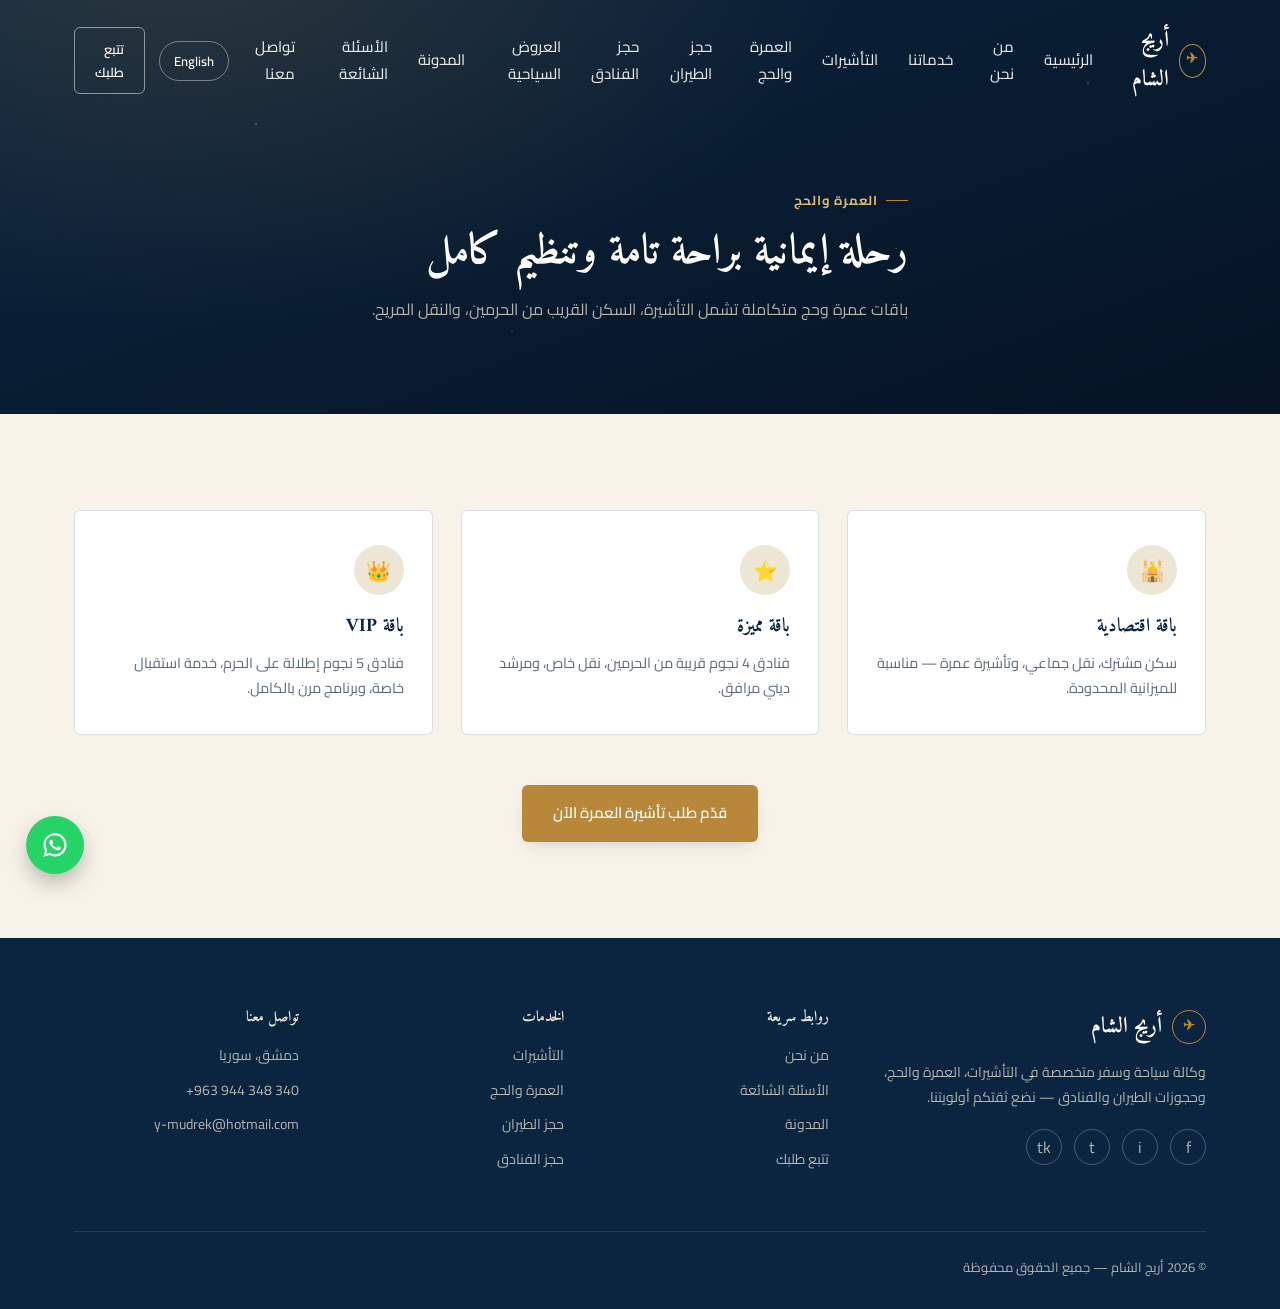
<file: pages/umrah-hajj.html>
<!DOCTYPE html>
<html lang="ar" dir="rtl">
<head>
<meta charset="UTF-8">
<meta name="viewport" content="width=device-width, initial-scale=1.0">
<title>العمرة والحج | مؤسسة أريج الشام للسياحة والسفر</title>
<link rel="stylesheet" href="../css/style.css">

</head>
<body>

<header class="site-header scrolled">
  <div class="container header-inner">
    <a href="../index.html" class="logo"><span class="stamp-mini">✈</span> أريج الشام</a>
    <nav class="nav-links">
      <a href="../index.html" data-i18n="nav_home">الرئيسية</a>
      <a href="about.html" data-i18n="nav_about">من نحن</a>
      <a href="services.html" data-i18n="nav_services">خدماتنا</a>
      <a href="visa-request.html" data-i18n="nav_visa">التأشيرات</a>
      <a href="umrah-hajj.html" data-i18n="nav_umrah">العمرة والحج</a>
      <a href="flights.html" data-i18n="nav_flights">حجز الطيران</a>
      <a href="hotels.html" data-i18n="nav_hotels">حجز الفنادق</a>
      <a href="offers.html" data-i18n="nav_offers">العروض</a>
      <a href="blog.html" data-i18n="nav_blog">المدونة</a>
      <a href="faq.html" data-i18n="nav_faq">الأسئلة الشائعة</a>
      <a href="contact.html" data-i18n="nav_contact">تواصل معنا</a>
    </nav>
    <div class="header-actions">
      <button class="lang-toggle">English</button>
      <a href="track-request.html" class="btn btn-outline" style="padding:10px 20px;font-size:13px;">تتبع طلبك</a>
      <button class="nav-toggle" aria-label="القائمة">☰</button>
    </div>
  </div>
</header>

<section class="hero" style="min-height:46vh; padding-top:150px; padding-bottom:60px;">
  <div class="container">
    <span class="eyebrow" style="color:var(--gold-light);">العمرة والحج</span>
    <h1 style="color:var(--white); font-size:clamp(28px,4vw,42px); max-width:60ch;">رحلة إيمانية براحة تامة وتنظيم كامل</h1>
    <p style="color:rgba(237,230,212,.75); max-width:60ch; margin-top:14px;">باقات عمرة وحج متكاملة تشمل التأشيرة، السكن القريب من الحرمين، والنقل المريح.</p>
  </div>
</section>

<section>
  <div class="container grid grid-3">
    <div class="card reveal"><div class="icon">🕌</div><h3>باقة اقتصادية</h3><p>سكن مشترك، نقل جماعي، وتأشيرة عمرة — مناسبة للميزانية المحدودة.</p></div>
    <div class="card reveal"><div class="icon">⭐</div><h3>باقة مميزة</h3><p>فنادق 4 نجوم قريبة من الحرمين، نقل خاص، ومرشد ديني مرافق.</p></div>
    <div class="card reveal"><div class="icon">👑</div><h3>باقة VIP</h3><p>فنادق 5 نجوم إطلالة على الحرم، خدمة استقبال خاصة، وبرنامج مرن بالكامل.</p></div>
  </div>
  <div style="text-align:center; margin-top:50px;" class="reveal">
    <a href="visa-request.html" class="btn btn-gold">قدّم طلب تأشيرة العمرة الآن</a>
  </div>
</section>

<footer class="site-footer">
  <div class="container">
    <div class="footer-grid">
      <div>
        <div class="logo" style="margin-bottom:14px;"><span class="stamp-mini">✈</span> أريج الشام</div>
        <p style="font-size:14px;">وكالة سياحة وسفر متخصصة في التأشيرات، العمرة والحج، وحجوزات الطيران والفنادق — نضع ثقتكم أولويتنا.</p>
        <div class="social-row" style="margin-top:20px;">
          <a href="#" aria-label="فيسبوك">f</a>
          <a href="#" aria-label="إنستغرام">i</a>
          <a href="#" aria-label="تيليجرام">t</a>
          <a href="#" aria-label="تيك توك">tk</a>
        </div>
      </div>
      <div>
        <h4>روابط سريعة</h4>
        <ul>
          <li><a href="about.html">من نحن</a></li>
          <li><a href="faq.html">الأسئلة الشائعة</a></li>
          <li><a href="blog.html">المدونة</a></li>
          <li><a href="track-request.html">تتبع طلبك</a></li>
        </ul>
      </div>
      <div>
        <h4>الخدمات</h4>
        <ul>
          <li><a href="visa-request.html">التأشيرات</a></li>
          <li><a href="umrah-hajj.html">العمرة والحج</a></li>
          <li><a href="flights.html">حجز الطيران</a></li>
          <li><a href="hotels.html">حجز الفنادق</a></li>
        </ul>
      </div>
      <div>
        <h4>تواصل معنا</h4>
        <ul>
          <li>دمشق، سوريا</li>
          <li dir="ltr">+963 944 348 340</li>
          <li dir="ltr">y-mudrek@hotmail.com</li>
        </ul>
      </div>
    </div>
    <div class="footer-bottom"><span>© 2026 أريج الشام — جميع الحقوق محفوظة</span></div>
  </div>
</footer>

<a href="https://wa.me/963944348340" target="_blank" class="whatsapp-float" aria-label="واتساب">
  <svg width="28" height="28" viewBox="0 0 24 24" fill="white"><path d="M12.04 2C6.58 2 2.13 6.45 2.13 11.91c0 1.75.46 3.45 1.32 4.95L2 22l5.28-1.39a9.9 9.9 0 0 0 4.76 1.21h.01c5.46 0 9.91-4.45 9.91-9.91C21.96 6.45 17.5 2 12.04 2zm0 18.02h-.01a8.1 8.1 0 0 1-4.13-1.13l-.3-.18-3.13.82.84-3.05-.2-.31a8.08 8.08 0 0 1-1.24-4.32c0-4.47 3.64-8.11 8.12-8.11 2.17 0 4.2.85 5.73 2.39a8.05 8.05 0 0 1 2.38 5.73c0 4.48-3.64 8.16-8.06 8.16zm4.44-6.06c-.24-.12-1.43-.71-1.65-.79-.22-.08-.38-.12-.55.12-.16.24-.63.79-.77.95-.14.16-.28.18-.52.06-.24-.12-1.02-.38-1.94-1.2-.72-.64-1.2-1.43-1.35-1.67-.14-.24-.02-.37.11-.49.11-.11.24-.28.36-.42.12-.14.16-.24.24-.4.08-.16.04-.3-.02-.42-.06-.12-.55-1.33-.76-1.82-.2-.48-.4-.41-.55-.42-.14-.01-.3-.01-.46-.01a.9.9 0 0 0-.65.3c-.22.24-.85.83-.85 2.03 0 1.2.87 2.35 1 2.51.12.16 1.71 2.61 4.14 3.66.58.25 1.03.4 1.38.51.58.18 1.11.16 1.53.1.47-.07 1.43-.58 1.63-1.15.2-.56.2-1.04.14-1.15-.06-.1-.22-.16-.46-.28z"/></svg>
</a>

<script src="../js/i18n.js"></script>
<script src="../js/main.js"></script>

</body>
</html>
</file>
<file: css/style.css>
/* =========================================================
   دليل التصميم — شركة السياحة والسفر
   الفكرة: بطاقة صعود الطائرة (Boarding Pass) + ختم الجواز (Passport Stamp)
   ========================================================= */

@import url('https://fonts.googleapis.com/css2?family=Amiri:wght@400;700&family=Cairo:wght@300;400;500;600;700;800&family=Fraunces:opsz,wght@9..144,300;9..144,500;9..144,600&family=Inter:wght@400;500;600&display=swap');

:root{
  /* الألوان */
  --ink:        #0B2540;   /* كحلي ليلي — سماء المطار ليلاً */
  --ink-2:      #123354;
  --teal:       #114B4F;   /* أخضر مائي عميق */
  --sand:       #EDE6D4;   /* ورق الجواز */
  --sand-2:     #F7F3E9;
  --gold:       #B8873A;   /* ختم ذهبي فاخر */
  --gold-light: #D9B872;
  --rust:       #9C4A31;   /* لون تنبيه/تمييز دافئ */
  --ink-text:   #17212E;
  --muted:      #5B6B7A;
  --white:      #FFFFFF;
  --line:       rgba(11,37,64,0.14);

  --radius: 6px;
  --shadow-lg: 0 24px 60px -20px rgba(11,37,64,0.35);
  --shadow-sm: 0 6px 18px -8px rgba(11,37,64,0.25);

  --container: 1180px;
}

*{box-sizing:border-box; margin:0; padding:0;}

html{scroll-behavior:smooth;}

body{
  background: var(--sand-2);
  color: var(--ink-text);
  font-family: 'Cairo', 'Inter', sans-serif;
  font-weight:400;
  line-height:1.75;
  -webkit-font-smoothing:antialiased;
  overflow-x:hidden;
}

/* الاتجاه: عربي RTL افتراضيًا، إنجليزي LTR عند [lang="en"] */
html[lang="en"] body{ font-family:'Inter','Cairo',sans-serif; }

h1,h2,h3,h4{
  font-family:'Amiri','Fraunces',serif;
  font-weight:700;
  color: var(--ink);
  line-height:1.3;
}
html[lang="en"] h1, html[lang="en"] h2, html[lang="en"] h3, html[lang="en"] h4{
  font-family:'Fraunces','Amiri',serif;
  font-weight:600;
}

a{color:inherit; text-decoration:none;}
img{max-width:100%; display:block;}
ul{list-style:none;}
button{font-family:inherit; cursor:pointer;}

.container{
  max-width: var(--container);
  margin:0 auto;
  padding: 0 24px;
}

.eyebrow{
  display:inline-flex;
  align-items:center;
  gap:8px;
  font-size:13px;
  letter-spacing:.06em;
  color: var(--gold);
  font-weight:700;
  margin-bottom:14px;
}
.eyebrow::before{
  content:"";
  width:22px; height:1px;
  background: var(--gold);
}

/* ============ الأزرار ============ */
.btn{
  display:inline-flex;
  align-items:center;
  gap:10px;
  padding: 14px 30px;
  border-radius: var(--radius);
  font-weight:600;
  font-size:15px;
  border:1px solid transparent;
  transition: all .25s ease;
}
.btn-gold{
  background: var(--gold);
  color: var(--white);
  box-shadow: var(--shadow-sm);
}
.btn-gold:hover{ background:#a3742c; transform:translateY(-2px); }

.btn-outline{
  border-color: rgba(255,255,255,.5);
  color: var(--white);
}
.btn-outline:hover{ background:rgba(255,255,255,.12); }

.btn-dark{
  background: var(--ink);
  color:var(--white);
}
.btn-dark:hover{ background: var(--ink-2); }

/* ============ الهيدر ============ */
.site-header{
  position:fixed; top:0; inset-inline:0; z-index:100;
  background: rgba(11,37,64,0.0);
  backdrop-filter: blur(0px);
  transition: all .35s ease;
  padding: 22px 0;
}
.site-header.scrolled{
  background: rgba(11,37,64,0.92);
  backdrop-filter: blur(10px);
  padding: 12px 0;
  box-shadow: 0 8px 24px -12px rgba(0,0,0,.4);
}
.header-inner{
  display:flex; align-items:center; justify-content:space-between; gap:20px;
}
.logo{
  display:flex; align-items:center; gap:10px;
  color:var(--white);
  font-family:'Amiri','Fraunces',serif;
  font-size:22px; font-weight:700;
}
html[lang="en"] .logo{ font-family:'Fraunces',serif; }
.logo .stamp-mini{
  width:34px;height:34px;border-radius:50%;
  border:1.5px solid var(--gold);
  display:flex;align-items:center;justify-content:center;
  color:var(--gold); font-size:14px;
}

.nav-links{
  display:flex; align-items:center; gap:30px;
  font-size:15px; font-weight:500; color: rgba(255,255,255,.88);
}
.nav-links a{ position:relative; padding:4px 0; }
.nav-links a::after{
  content:""; position:absolute; bottom:-3px; inset-inline:0;
  height:1px; background:var(--gold);
  transform:scaleX(0); transform-origin: center;
  transition: transform .25s ease;
}
.nav-links a:hover::after{ transform:scaleX(1); }

.header-actions{ display:flex; align-items:center; gap:14px; }
.lang-toggle{
  border:1px solid rgba(255,255,255,.4);
  color:var(--white);
  background:transparent;
  padding:7px 14px;
  border-radius:20px;
  font-size:13px;
  font-weight:600;
}
.nav-toggle{ display:none; background:none; border:none; color:var(--white); font-size:24px; }

@media(max-width:920px){
  .nav-links{
    position:fixed; inset-inline:0; top:0;
    height:100vh; width:78%;
    background:var(--ink);
    flex-direction:column; justify-content:center; align-items:flex-start;
    padding: 40px;
    transform: translateX(110%);
    transition: transform .4s ease;
  }
  html[lang="en"] .nav-links{ transform: translateX(-110%); }
  .nav-links.open{ transform:translateX(0); }
  .nav-toggle{ display:block; }
}

/* ============ الهيرو: بطاقة صعود الطائرة ============ */
.hero{
  position:relative;
  min-height: 100vh;
  display:flex; align-items:center;
  background:
    radial-gradient(1100px 620px at 15% -10%, rgba(184,135,58,.18), transparent 60%),
    linear-gradient(160deg, var(--ink) 0%, #081A2E 60%, #061424 100%);
  overflow:hidden;
  padding-top:120px;
  padding-bottom:80px;
}
.hero::before{
  /* خطوط تشبه مسارات الطيران */
  content:"";
  position:absolute; inset:0;
  background-image: radial-gradient(1px 1px at 20% 30%, rgba(255,255,255,.25) 1px, transparent 1px),
                     radial-gradient(1px 1px at 70% 60%, rgba(255,255,255,.18) 1px, transparent 1px),
                     radial-gradient(1px 1px at 40% 80%, rgba(255,255,255,.15) 1px, transparent 1px),
                     radial-gradient(1px 1px at 85% 20%, rgba(255,255,255,.2) 1px, transparent 1px);
  opacity:.8;
}

.boarding-pass{
  position:relative;
  display:grid;
  grid-template-columns: 1.4fr 0.8fr;
  background: var(--sand-2);
  border-radius: 14px;
  box-shadow: var(--shadow-lg);
  overflow:hidden;
  max-width: 980px;
  margin-inline-start:auto;
}
@media(max-width:760px){ .boarding-pass{ grid-template-columns:1fr; } }

.bp-main{ padding: 44px 46px; }
.bp-main .eyebrow{ color:var(--rust); }
.bp-main h1{
  font-size: clamp(30px, 4vw, 44px);
  margin-bottom:18px;
}
.bp-main p{ color:var(--muted); font-size:16px; max-width:46ch; margin-bottom:28px; }

.bp-stub{
  position:relative;
  background: var(--ink);
  color: var(--sand);
  padding: 44px 30px;
  display:flex; flex-direction:column; justify-content:space-between;
}
.bp-stub::before{
  content:"";
  position:absolute; inset-inline-start:-14px; top:0; bottom:0;
  width:28px;
  background-image: radial-gradient(circle at 14px 0, transparent 13px, var(--sand-2) 13.5px);
  background-size: 28px 28px;
  background-repeat: repeat-y;
}
.bp-stub .label{ font-size:12px; letter-spacing:.08em; color: var(--gold-light); margin-bottom:6px;}
.bp-stub .value{ font-size:16px; font-weight:600; margin-bottom:22px; }
.stamp{
  align-self:flex-start;
  width:88px; height:88px;
  border:2px dashed var(--gold);
  border-radius:50%;
  display:flex; align-items:center; justify-content:center;
  text-align:center;
  color:var(--gold);
  font-size:11px; font-weight:700; letter-spacing:.05em;
  transform:rotate(-14deg);
  padding:6px;
}

.hero-stats{
  display:flex; gap:40px;
  margin-top: 56px;
  color: var(--sand);
}
.hero-stats .num{ font-family:'Amiri','Fraunces',serif; font-size:32px; color:var(--gold-light); }
html[lang="en"] .hero-stats .num{ font-family:'Fraunces',serif; }
.hero-stats .lbl{ font-size:13px; color:rgba(237,230,212,.7); }

/* ============ أقسام عامة ============ */
section{ padding: 96px 0; }
.section-head{ max-width:640px; margin-bottom:56px; }
.section-head p{ color:var(--muted); font-size:16px; margin-top:14px; }
.section-alt{ background: var(--sand); }
.section-dark{ background: var(--ink); color: var(--sand); }
.section-dark h2, .section-dark h3{ color: var(--white); }

/* بطاقات الخدمات */
.grid{ display:grid; gap:28px; }
.grid-3{ grid-template-columns: repeat(3,1fr); }
.grid-4{ grid-template-columns: repeat(4,1fr); }
@media(max-width:920px){ .grid-3, .grid-4{ grid-template-columns:repeat(2,1fr);} }
@media(max-width:600px){ .grid-3, .grid-4{ grid-template-columns:1fr;} }

.card{
  background: var(--white);
  border:1px solid var(--line);
  border-radius: var(--radius);
  padding: 34px 28px;
  transition: transform .3s ease, box-shadow .3s ease;
}
.card:hover{ transform: translateY(-6px); box-shadow: var(--shadow-sm); }
.card .icon{
  width:50px; height:50px;
  border-radius:50%;
  background: var(--sand);
  color: var(--gold);
  display:flex; align-items:center; justify-content:center;
  font-size:20px;
  margin-bottom:20px;
}
.card h3{ font-size:19px; margin-bottom:10px; }
.card p{ color:var(--muted); font-size:14.5px; }

/* شريط الشركاء/الإحصائيات */
.stat-strip{
  display:flex; justify-content:space-between; flex-wrap:wrap; gap:30px;
  border-top:1px solid var(--line); border-bottom:1px solid var(--line);
  padding: 40px 0;
}
.stat-strip .stat{ text-align:center; flex:1; min-width:140px; }
.stat-strip .num{ font-family:'Amiri','Fraunces',serif; font-size:36px; color:var(--ink);}
.stat-strip .lbl{ color:var(--muted); font-size:13px; margin-top:4px;}

/* الفوتر */
.site-footer{
  background: var(--ink);
  color: rgba(237,230,212,.75);
  padding: 70px 0 30px;
}
.footer-grid{
  display:grid; grid-template-columns: 1.5fr 1fr 1fr 1fr; gap:40px;
  margin-bottom:50px;
}
@media(max-width:760px){ .footer-grid{ grid-template-columns:1fr 1fr; } }
.footer-grid h4{ color:var(--sand); font-size:15px; margin-bottom:16px; }
.footer-grid li{ margin-bottom:10px; font-size:14px; }
.footer-grid a:hover{ color:var(--gold-light); }
.footer-bottom{
  border-top:1px solid rgba(255,255,255,.1);
  padding-top:24px;
  display:flex; justify-content:space-between; flex-wrap:wrap; gap:12px;
  font-size:13px;
}
.social-row{ display:flex; gap:12px; }
.social-row a{
  width:36px; height:36px; border-radius:50%;
  border:1px solid rgba(255,255,255,.25);
  display:flex; align-items:center; justify-content:center;
  transition: all .25s ease;
}
.social-row a:hover{ background: var(--gold); border-color:var(--gold); }

/* زر واتساب العائم */
.whatsapp-float{
  position:fixed; bottom:26px; inset-inline-end:26px; z-index:200;
  width:58px; height:58px; border-radius:50%;
  background:#25D366;
  display:flex; align-items:center; justify-content:center;
  box-shadow: 0 10px 26px -6px rgba(0,0,0,.4);
  animation: float-pulse 2.6s ease-in-out infinite;
}
@keyframes float-pulse{
  0%,100%{ transform:scale(1); }
  50%{ transform:scale(1.06); }
}

/* عناصر ظهور عند التمرير */
.reveal{ opacity:0; transform: translateY(24px); transition: opacity .7s ease, transform .7s ease; }
.reveal.in{ opacity:1; transform:none; }

@media (prefers-reduced-motion: reduce){
  *{ animation:none !important; transition:none !important; }
}

/* نموذج (يُستخدم لاحقًا في صفحة الفيزا) */
.form-field{ margin-bottom:20px; }
.form-field label{ display:block; font-size:14px; font-weight:600; margin-bottom:8px; color:var(--ink); }
.form-field input, .form-field select, .form-field textarea{
  width:100%; padding:13px 16px;
  border:1px solid var(--line); border-radius:var(--radius);
  font-family:inherit; font-size:14.5px;
  background:var(--white);
  transition: border-color .2s ease;
}
.form-field input:focus, .form-field select:focus, .form-field textarea:focus{
  outline:2px solid var(--gold); outline-offset:1px; border-color:var(--gold);
}

/* شارات حالة الطلب */
.status-badge{
  display:inline-flex; align-items:center; gap:6px;
  padding:5px 14px; border-radius:20px;
  font-size:12.5px; font-weight:700;
}
.status-new{ background:#E7EEF7; color:#2A5AA0; }
.status-review{ background:#FDF3DC; color:#9A6B10; }
.status-waiting{ background:#F3E8FD; color:#7A34B8; }
.status-done{ background:#E4F6EA; color:#1E7B3F; }
.status-rejected{ background:#FBE7E5; color:#B23A2C; }
</file>
